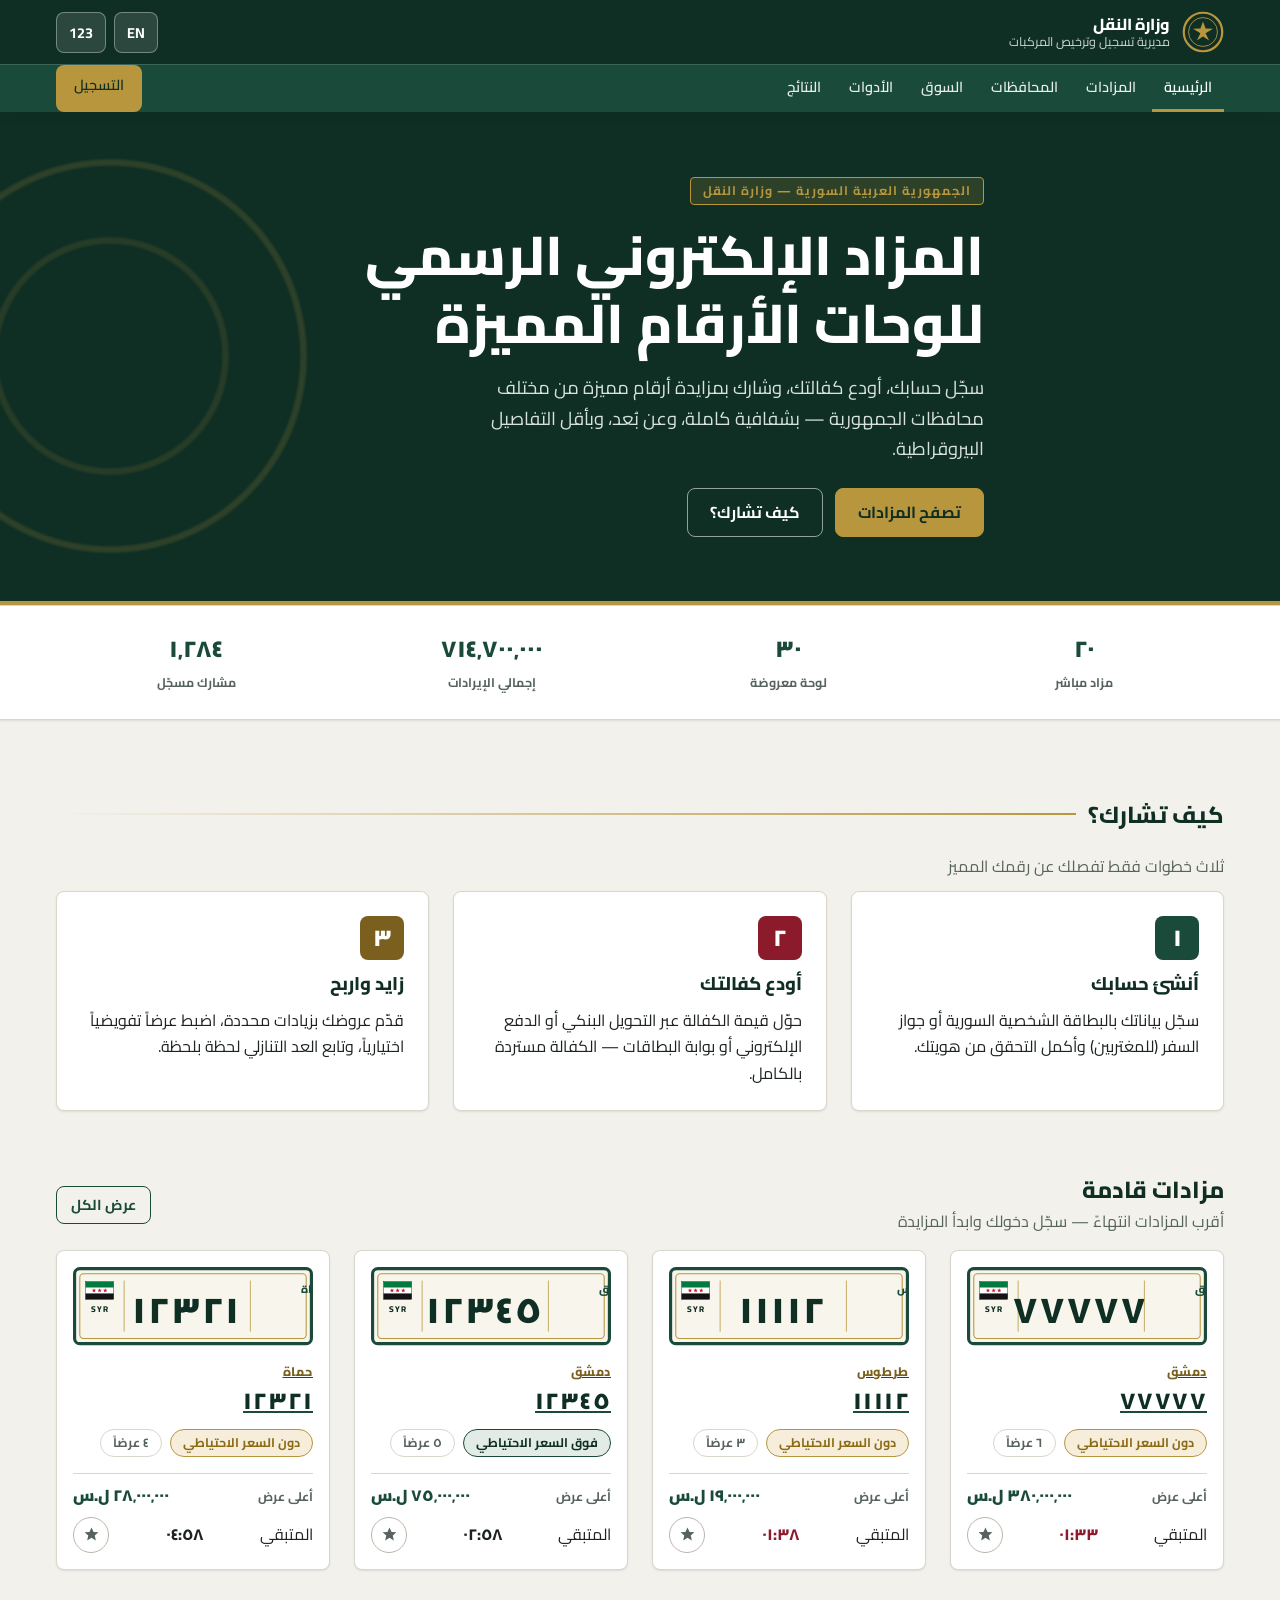
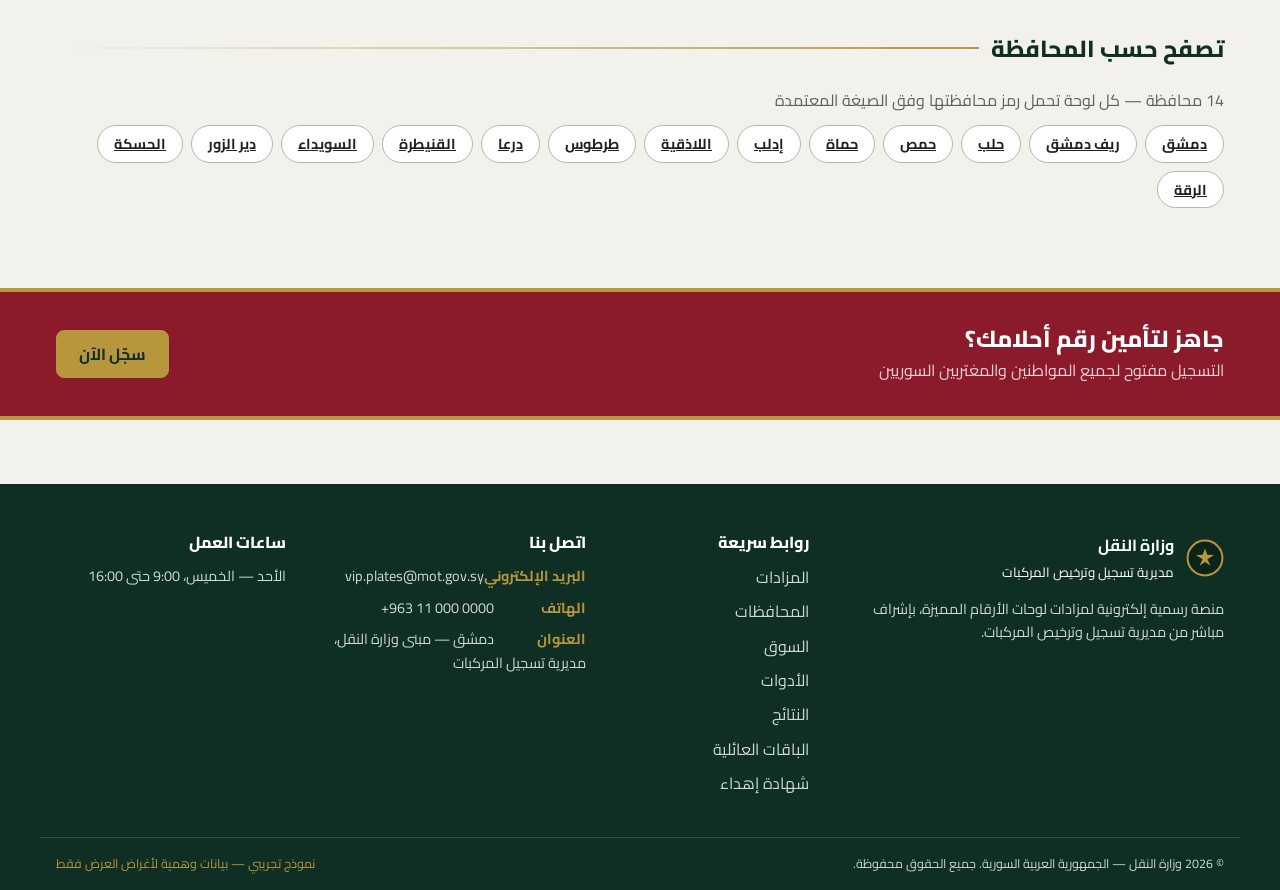
<file: index.html>
<!DOCTYPE html>
<html lang="ar" dir="rtl">
<head>
  <meta charset="UTF-8">
  <meta name="viewport" content="width=device-width, initial-scale=1.0">
  <title>المزاد الإلكتروني للوحات المميزة — وزارة النقل</title>
  <link rel="preconnect" href="https://fonts.googleapis.com">
  <link rel="preconnect" href="https://fonts.gstatic.com" crossorigin>
  <link href="https://fonts.googleapis.com/css2?family=Cairo:wght@400;500;600;700;800;900&display=swap" rel="stylesheet">
  <link rel="stylesheet" href="css/tokens.css">
  <link rel="stylesheet" href="css/app.css">
</head>
<body data-page="home">

<div id="hdr"></div>

<main>
  <!-- Banner: shared ComfyUI asset (assets/img/banner-16x9.jpg) absent in this
       lane's repo, so CSS fallback is used per spec (see .hero in app.css). -->
  <section class="hero">
    <div class="container hero-inner">
      <span class="eyebrow" data-i18n="hero.eyebrow">الجمهورية العربية السورية — وزارة النقل</span>
      <h1 data-i18n="hero.title">المزاد الإلكتروني الرسمي للوحات الأرقام المميزة</h1>
      <p class="lead" data-i18n="hero.lead">سجّل حسابك، أودع كفالتك، وشارك بمزايدة أرقام مميزة من مختلف محافظات الجمهورية — بشفافية كاملة، وعن بُعد.</p>
      <div class="hero-ctas">
        <a class="btn btn-gold" href="auctions.html" data-i18n="hero.cta.auctions">تصفح المزادات</a>
        <a class="btn btn-outline" style="color:#fff;border-color:rgba(255,255,255,.55)" href="#steps" data-i18n="hero.cta.how">كيف تشارك؟</a>
      </div>
    </div>
  </section>

  <!-- Live stats bar -->
  <section class="stats-bar" aria-label="stats">
    <div class="container">
      <div class="stat"><span class="stat-num" id="stat-auctions">0</span><span class="stat-lbl" data-i18n="stats.auctions">مزاد مباشر</span></div>
      <div class="stat"><span class="stat-num" id="stat-plates">0</span><span class="stat-lbl" data-i18n="stats.plates">لوحة معروضة</span></div>
      <div class="stat"><span class="stat-num" id="stat-raised">0</span><span class="stat-lbl" data-i18n="stats.raised">إجمالي الإيرادات</span></div>
      <div class="stat"><span class="stat-num" id="stat-users">0</span><span class="stat-lbl" data-i18n="stats.users">مشارك مسجّل</span></div>
    </div>
  </section>

  <div class="container page">
    <!-- 3-step guide -->
    <section id="steps" class="section" style="margin-top:var(--sp-7)">
      <h2 class="section-title" data-i18n="steps.title">كيف تشارك؟</h2>
      <p class="lead text-muted" data-i18n="steps.sub">ثلاث خطوات فقط تفصلك عن رقمك المميز</p>
      <div class="grid grid-3">
        <div class="card step-card">
          <div class="step-num" data-num="1">1</div>
          <h3 data-i18n="steps.s1.t">أنشئ حسابك</h3>
          <p class="mb-0" data-i18n="steps.s1.d">سجّل بياناتك بالبطاقة الشخصية السورية أو جواز السفر وأكمل التحقق من هويتك.</p>
        </div>
        <div class="card step-card">
          <div class="step-num" data-num="2">2</div>
          <h3 data-i18n="steps.s2.t">أودع كفالتك</h3>
          <p class="mb-0" data-i18n="steps.s2.d">حوّل قيمة الكفالة عبر التحويل البنكي أو الدفع الإلكتروني أو بوابة البطاقات — الكفالة مستردة بالكامل.</p>
        </div>
        <div class="card step-card">
          <div class="step-num" data-num="3">3</div>
          <h3 data-i18n="steps.s3.t">زايد واربح</h3>
          <p class="mb-0" data-i18n="steps.s3.d">قدّم عروضك بزيادات محددة، اضبط عرضاً تفويضياً اختيارياً، وتابع العد التنازلي لحظة بلحظة.</p>
        </div>
      </div>
    </section>

    <!-- Upcoming auctions strip -->
    <section class="section">
      <div class="flex-between" style="margin-bottom:var(--sp-4)">
        <div>
          <h2 style="margin:0" data-i18n="upcoming.title">مزادات قادمة</h2>
          <p class="text-muted" style="margin:4px 0 0" data-i18n="upcoming.sub">أقرب المزادات انتهاءً</p>
        </div>
        <a class="btn btn-outline btn-sm" href="auctions.html" data-i18n="view.all">عرض الكل</a>
      </div>
      <div class="grid grid-4" id="upcoming-grid" aria-live="polite"></div>
    </section>

    <!-- Governorates strip -->
    <section class="section">
      <h2 class="section-title" data-i18n="govs.title">تصفح حسب المحافظة</h2>
      <p class="lead text-muted" data-i18n="govs.sub">14 محافظة</p>
      <div class="chip-row" id="gov-chips"></div>
    </section>
  </div>

  <!-- CTA band -->
  <section class="cta-band">
    <div class="container">
      <div>
        <h2 data-i18n="cta.title">جاهز لتأمين رقم أحلامك؟</h2>
        <p data-i18n="cta.sub">التسجيل مفتوح لجميع المواطنين والمغتربين السوريين</p>
      </div>
      <a class="btn btn-gold" href="register.html" data-i18n="cta.btn">سجّل الآن</a>
    </div>
  </section>
</main>

<div id="ftr"></div>

<div id="toast-root"></div>

<script src="js/i18n.js"></script>
<script src="js/data.js"></script>
<script src="js/components.js"></script>
<script src="js/app.js"></script>
<script src="js/pages/landing.js"></script>
</body>
</html>
</file>
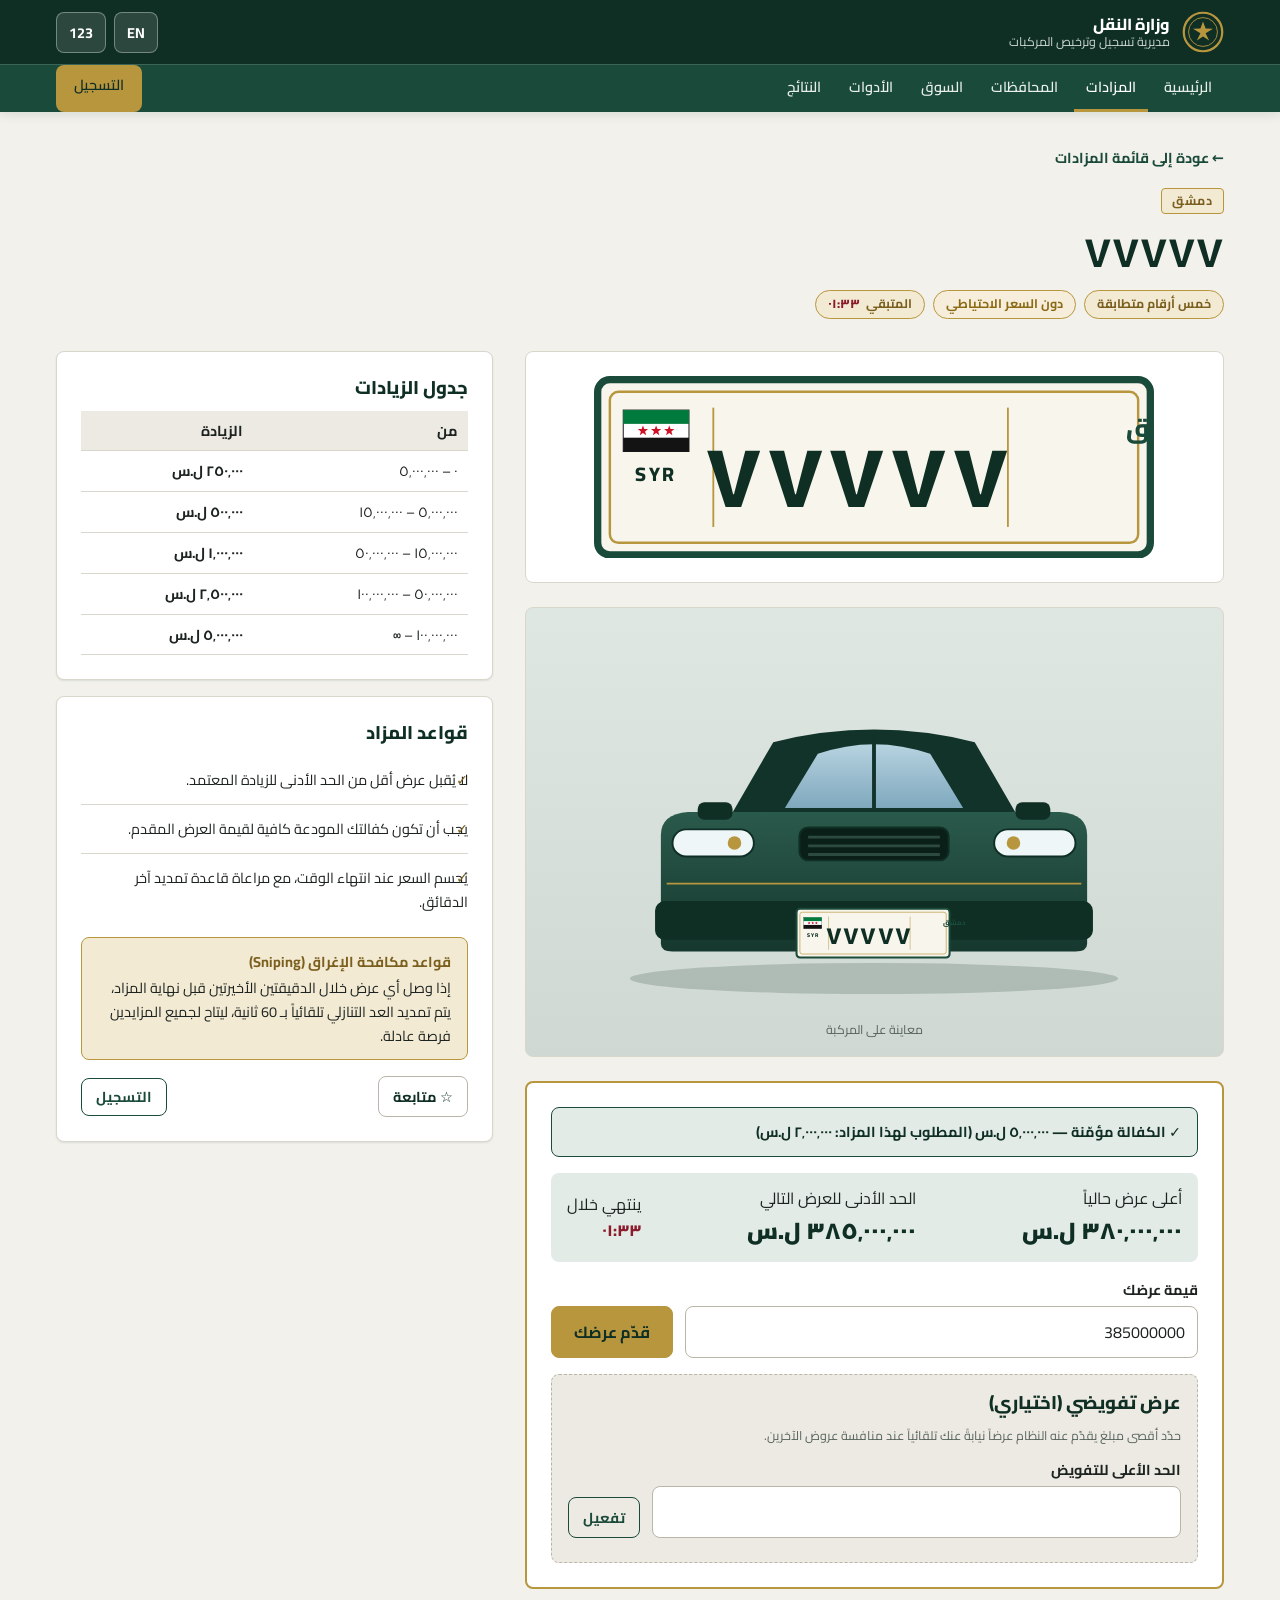
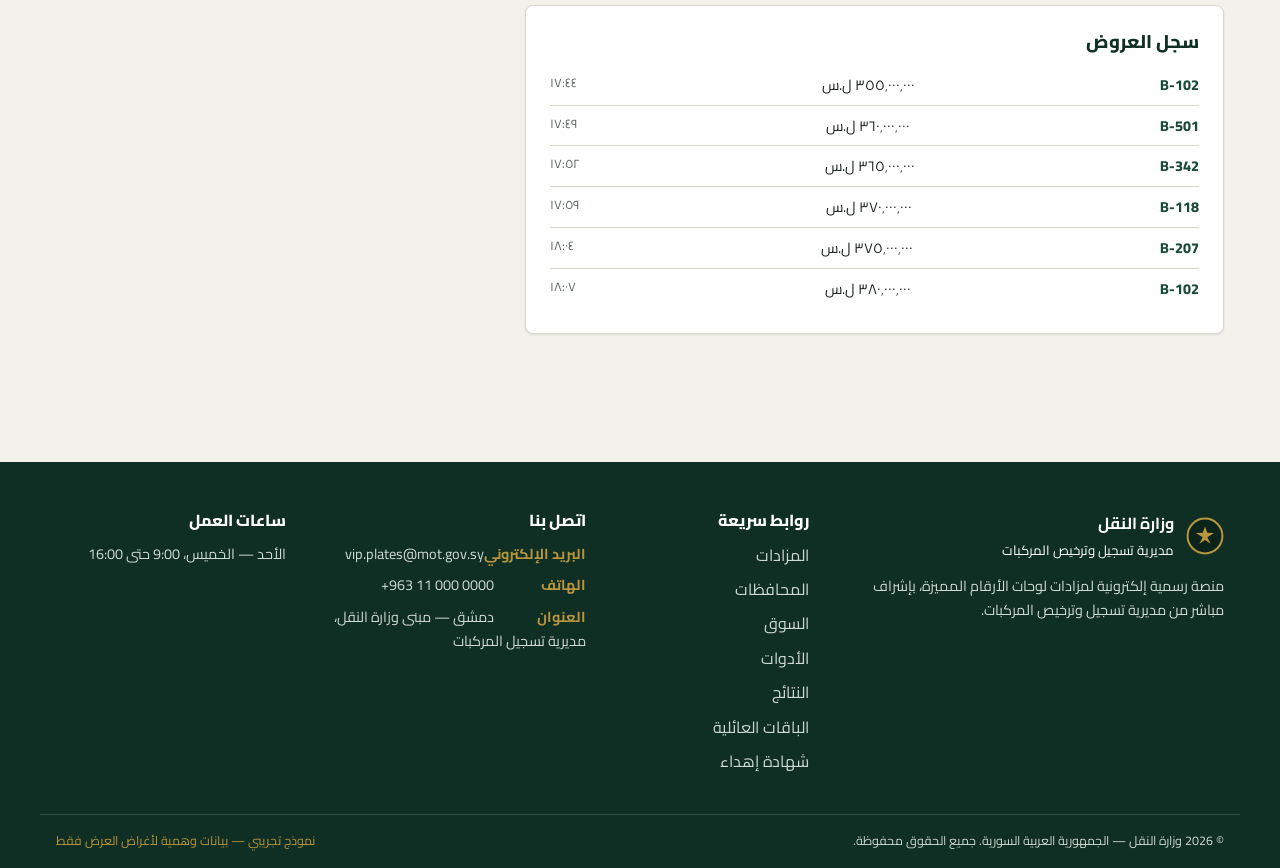
<file: auction.html>
<!DOCTYPE html>
<html lang="ar" dir="rtl">
<head>
  <meta charset="UTF-8">
  <meta name="viewport" content="width=device-width, initial-scale=1.0">
  <title>تفاصيل المزاد — وزارة النقل</title>
  <link rel="preconnect" href="https://fonts.googleapis.com">
  <link rel="preconnect" href="https://fonts.gstatic.com" crossorigin>
  <link href="https://fonts.googleapis.com/css2?family=Cairo:wght@400;500;600;700;800;900&display=swap" rel="stylesheet">
  <link rel="stylesheet" href="css/tokens.css">
  <link rel="stylesheet" href="css/app.css">
</head>
<body data-page="auctions">
<div id="hdr"></div>

<main class="container page">
  <div id="detail-root"></div>
</main>

<div id="ftr"></div>
<div id="toast-root"></div>

<script src="js/i18n.js"></script>
<script src="js/data.js"></script>
<script src="js/components.js"></script>
<script src="js/app.js"></script>
<script src="js/pages/auction.js"></script>
</body>
</html>
</file>
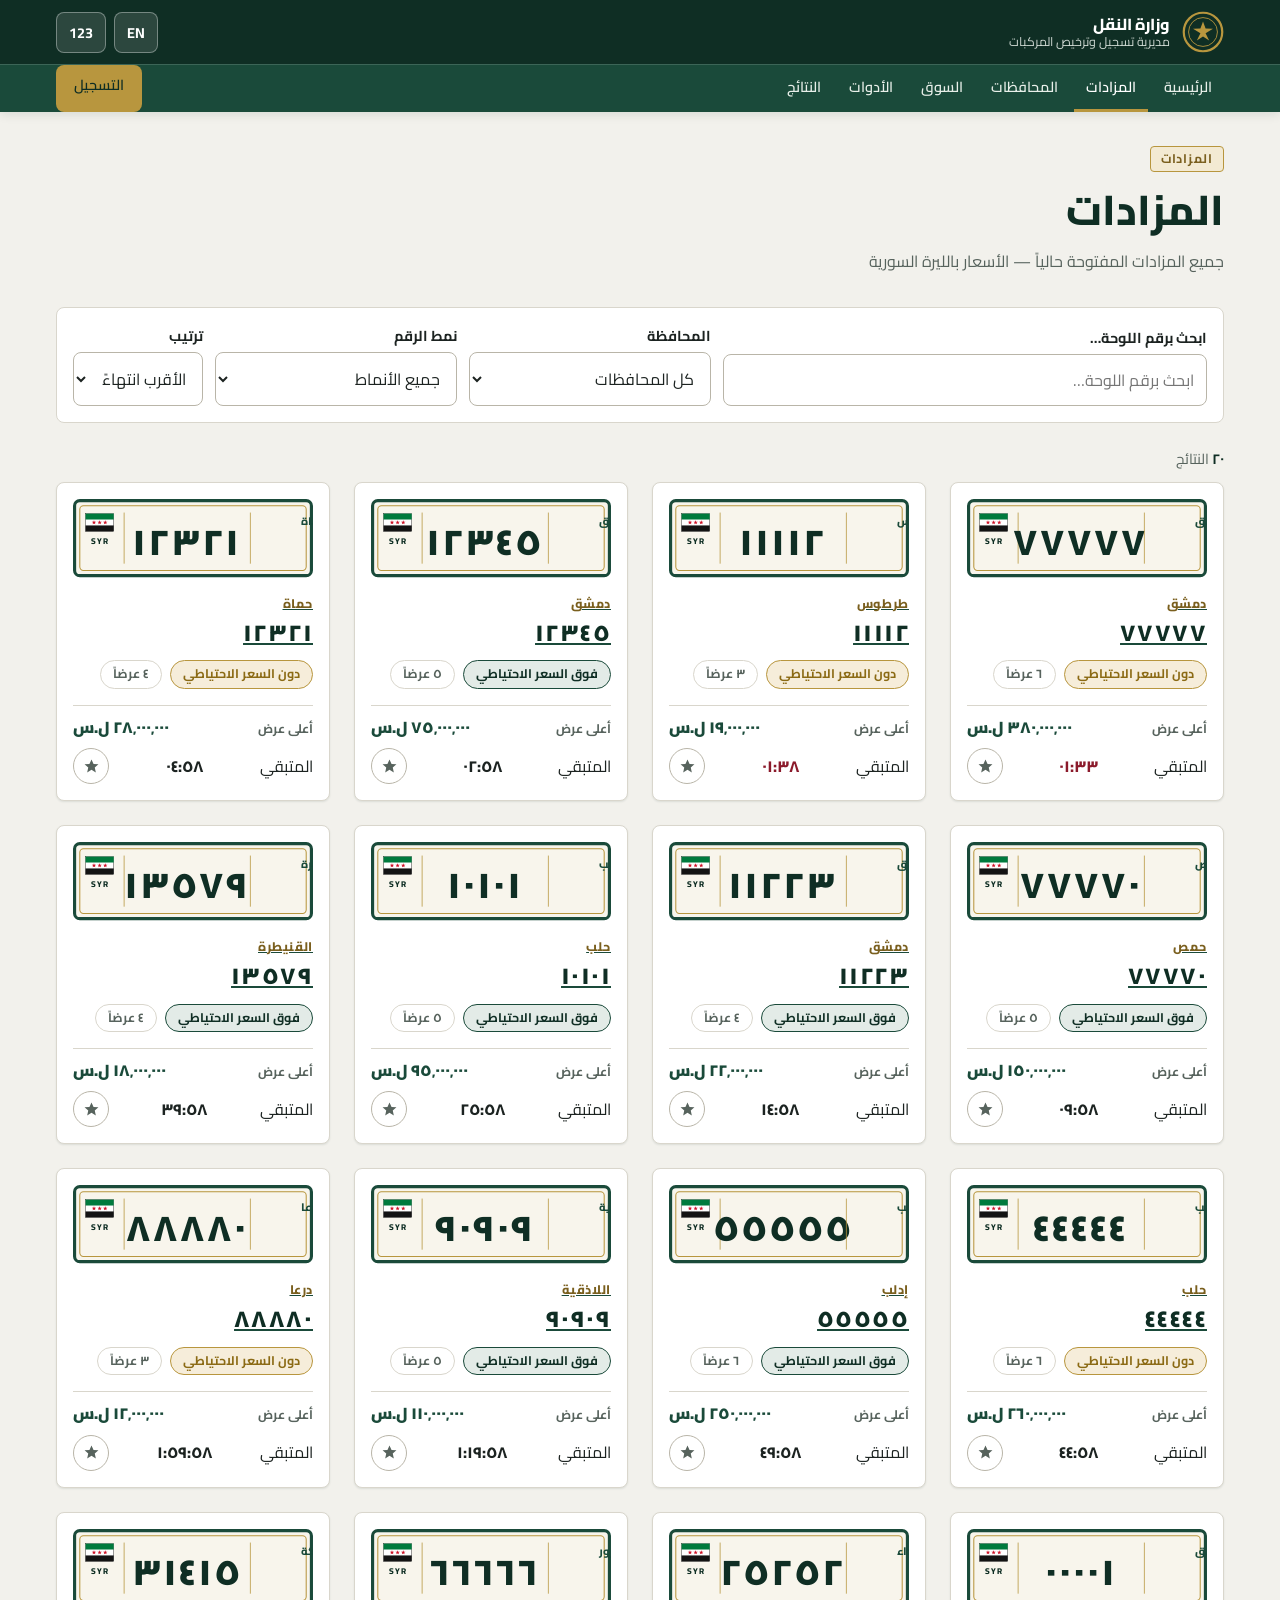
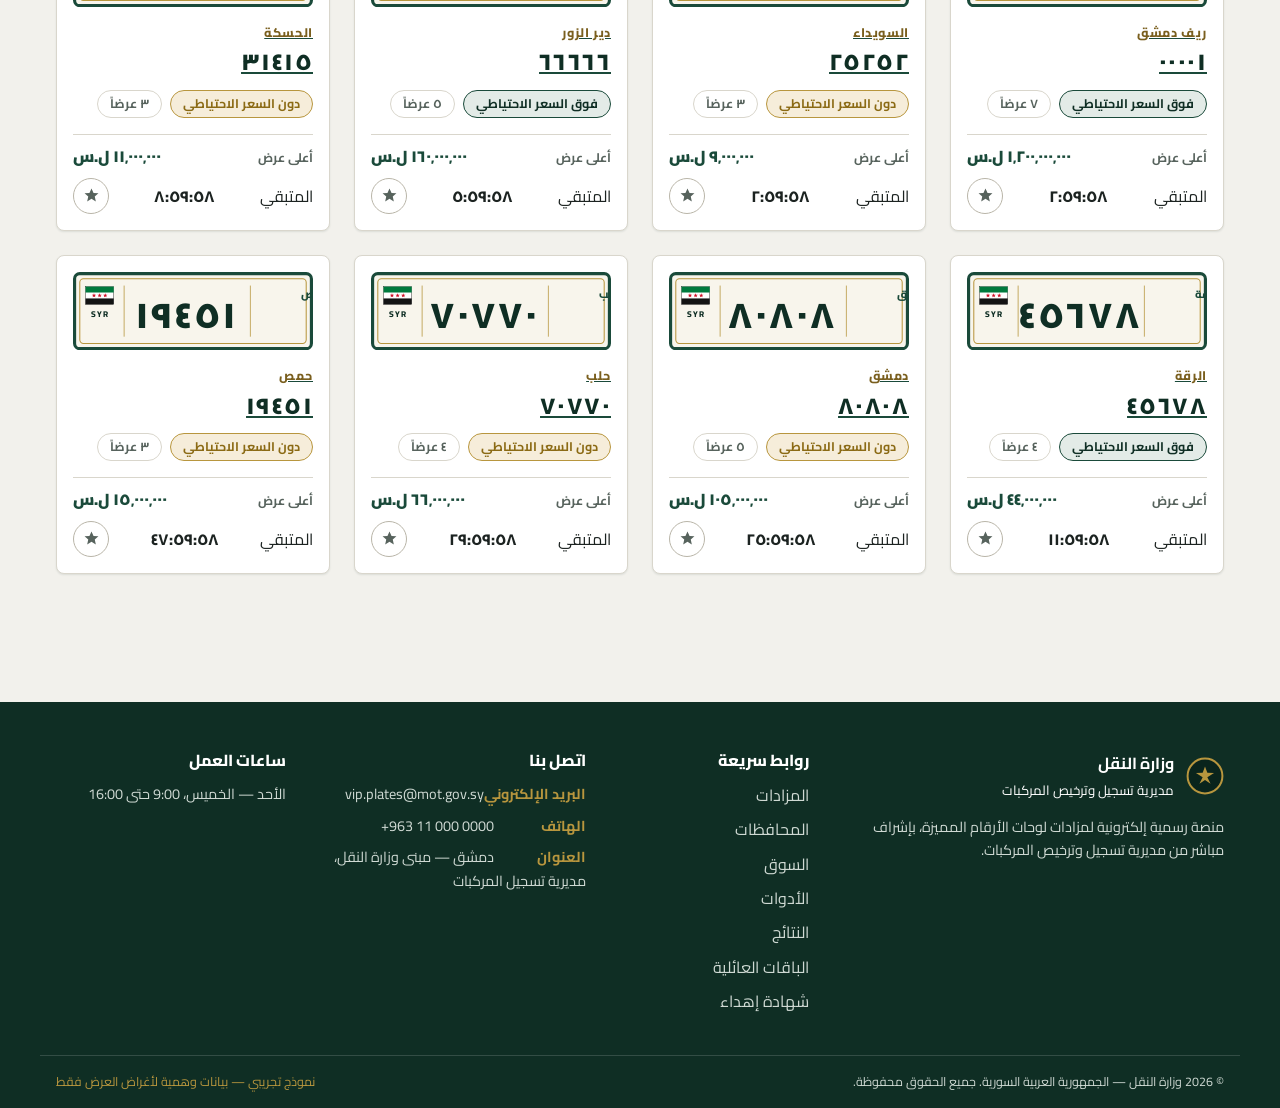
<file: auctions.html>
<!DOCTYPE html>
<html lang="ar" dir="rtl">
<head>
  <meta charset="UTF-8">
  <meta name="viewport" content="width=device-width, initial-scale=1.0">
  <title>المزادات — وزارة النقل</title>
  <link rel="preconnect" href="https://fonts.googleapis.com">
  <link rel="preconnect" href="https://fonts.gstatic.com" crossorigin>
  <link href="https://fonts.googleapis.com/css2?family=Cairo:wght@400;500;600;700;800;900&display=swap" rel="stylesheet">
  <link rel="stylesheet" href="css/tokens.css">
  <link rel="stylesheet" href="css/app.css">
</head>
<body data-page="auctions">
<div id="hdr"></div>

<main class="container page">
  <div class="page-head">
    <span class="eyebrow" data-i18n="nav.auctions">المزادات</span>
    <h1 data-i18n="auctions.title">المزادات</h1>
    <p class="lead" data-i18n="auctions.sub">جميع المزادات المفتوحة حالياً — الأسعار بالليرة السورية</p>
  </div>

  <div class="filter-bar">
    <div class="field">
      <label for="f-search" data-i18n="common.search.ph">ابحث برقم اللوحة…</label>
      <input class="input" id="f-search" type="search" data-i18n-ph="common.search.ph" placeholder="ابحث برقم اللوحة…">
    </div>
    <div class="field">
      <label for="f-gov" data-i18n="auctions.filter.gov">المحافظة</label>
      <select class="input" id="f-gov"><option value="">—</option></select>
    </div>
    <div class="field">
      <label for="f-pattern" data-i18n="auctions.filter.pattern">نمط الرقم</label>
      <select class="input" id="f-pattern">
        <option value="all" data-i18n="pat.all">جميع الأنماط</option>
        <option value="same5" data-i18n="pat.same5">خمس أرقام متطابقة</option>
        <option value="repeat" data-i18n="pat.repeat">تكرار (مثنى)</option>
        <option value="palindrome" data-i18n="pat.palindrome">متناظر (خزاعي)</option>
        <option value="sequence" data-i18n="pat.sequence">تتالي</option>
        <option value="triple" data-i18n="pat.triple">ثلاثي</option>
        <option value="lucky7" data-i18n="pat.lucky7">سبعة محظوظ</option>
      </select>
    </div>
    <div class="field">
      <label for="f-sort" data-i18n="auctions.filter.sort">ترتيب</label>
      <select class="input" id="f-sort">
        <option value="ending" data-i18n="sort.ending">الأقرب انتهاءً</option>
        <option value="highest" data-i18n="sort.highest">الأعلى سعراً</option>
        <option value="lowest" data-i18n="sort.lowest">الأقل سعراً</option>
      </select>
    </div>
  </div>

  <p class="filter-count" id="f-count" aria-live="polite"></p>
  <div class="grid grid-4" id="auctions-grid" aria-live="polite"></div>
  <div class="empty" id="f-empty" style="display:none" data-i18n="common.empty">لا توجد نتائج مطابقة.</div>
</main>

<div id="ftr"></div>
<div id="toast-root"></div>

<script src="js/i18n.js"></script>
<script src="js/data.js"></script>
<script src="js/components.js"></script>
<script src="js/app.js"></script>
<script src="js/pages/auctions.js"></script>
</body>
</html>
</file>
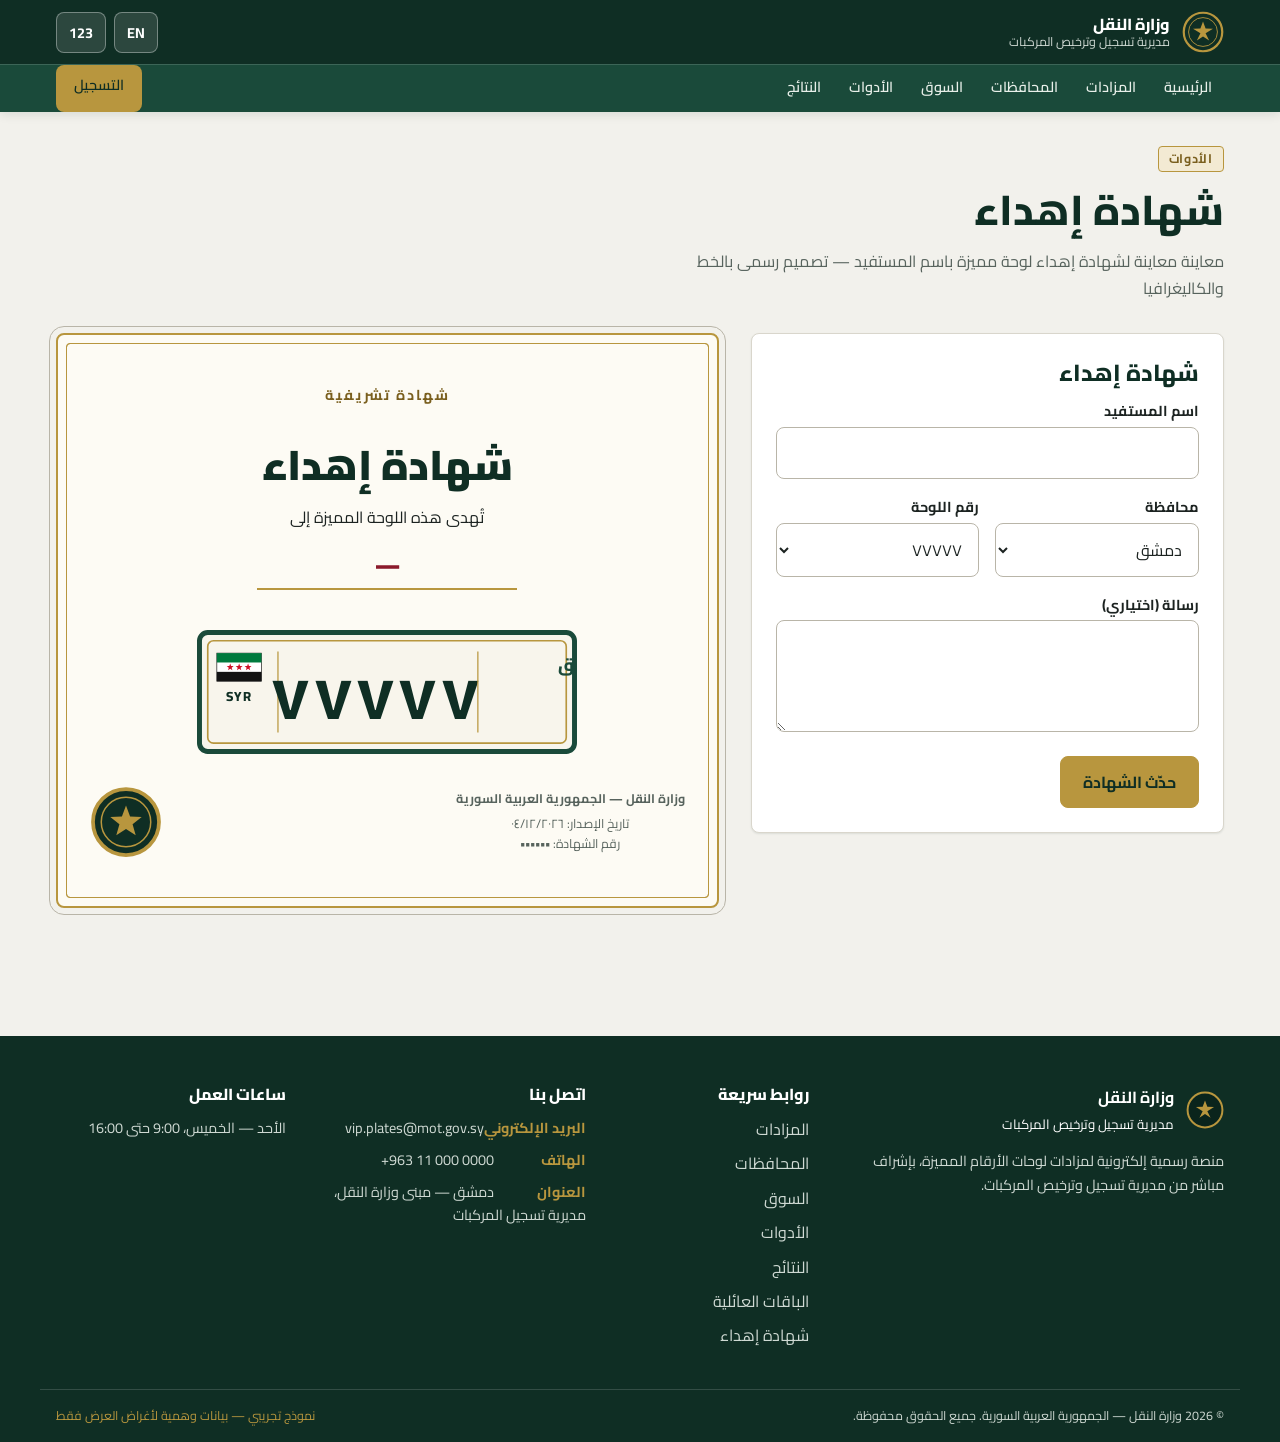
<file: gift.html>
<!DOCTYPE html>
<html lang="ar" dir="rtl">
<head>
  <meta charset="UTF-8">
  <meta name="viewport" content="width=device-width, initial-scale=1.0">
  <title>شهادة إهداء — وزارة النقل</title>
  <link rel="preconnect" href="https://fonts.googleapis.com">
  <link rel="preconnect" href="https://fonts.gstatic.com" crossorigin>
  <link href="https://fonts.googleapis.com/css2?family=Cairo:wght@400;600;700;800;900&display=swap" rel="stylesheet">
  <link rel="stylesheet" href="css/tokens.css">
  <link rel="stylesheet" href="css/app.css">
</head>
<body data-page="gift">
<div id="hdr"></div>

<main class="container page">
  <div class="page-head">
    <span class="eyebrow" data-i18n="nav.tools">الأدوات</span>
    <h1 data-i18n="gift.title">شهادة إهداء</h1>
    <p class="lead" data-i18n="gift.sub">معاينة حية لشهادة إهداء لوحة مميزة باسم المستفيد</p>
  </div>

  <div class="gift-grid">
    <div class="card card-pad">
      <h2 data-i18n="gift.title">شهادة إهداء</h2>
      <div class="field">
        <label for="gift-name" data-i18n="gift.recipient">اسم المستفيد</label>
        <input class="input" id="gift-name" autocomplete="off">
      </div>
      <div class="form-row">
        <div class="field">
          <label for="gift-gov" data-i18n="cert.gov">المحافظة</label>
          <select class="input" id="gift-gov"></select>
        </div>
        <div class="field">
          <label for="gift-plate" data-i18n="gift.plate">رقم اللوحة</label>
          <select class="input" id="gift-plate"></select>
        </div>
      </div>
      <div class="field">
        <label for="gift-msg" data-i18n="gift.message">رسالة (اختياري)</label>
        <textarea class="input" id="gift-msg" rows="3"></textarea>
      </div>
      <button class="btn btn-gold" id="gift-gen" type="button" data-i18n="gift.gen">حدّث الشهادة</button>
    </div>

    <div id="cert-root"></div>
  </div>
</main>

<div id="ftr"></div>
<div id="toast-root"></div>

<script src="js/i18n.js"></script>
<script src="js/data.js"></script>
<script src="js/components.js"></script>
<script src="js/app.js"></script>
<script src="js/pages/gift.js"></script>
</body>
</html>
</file>
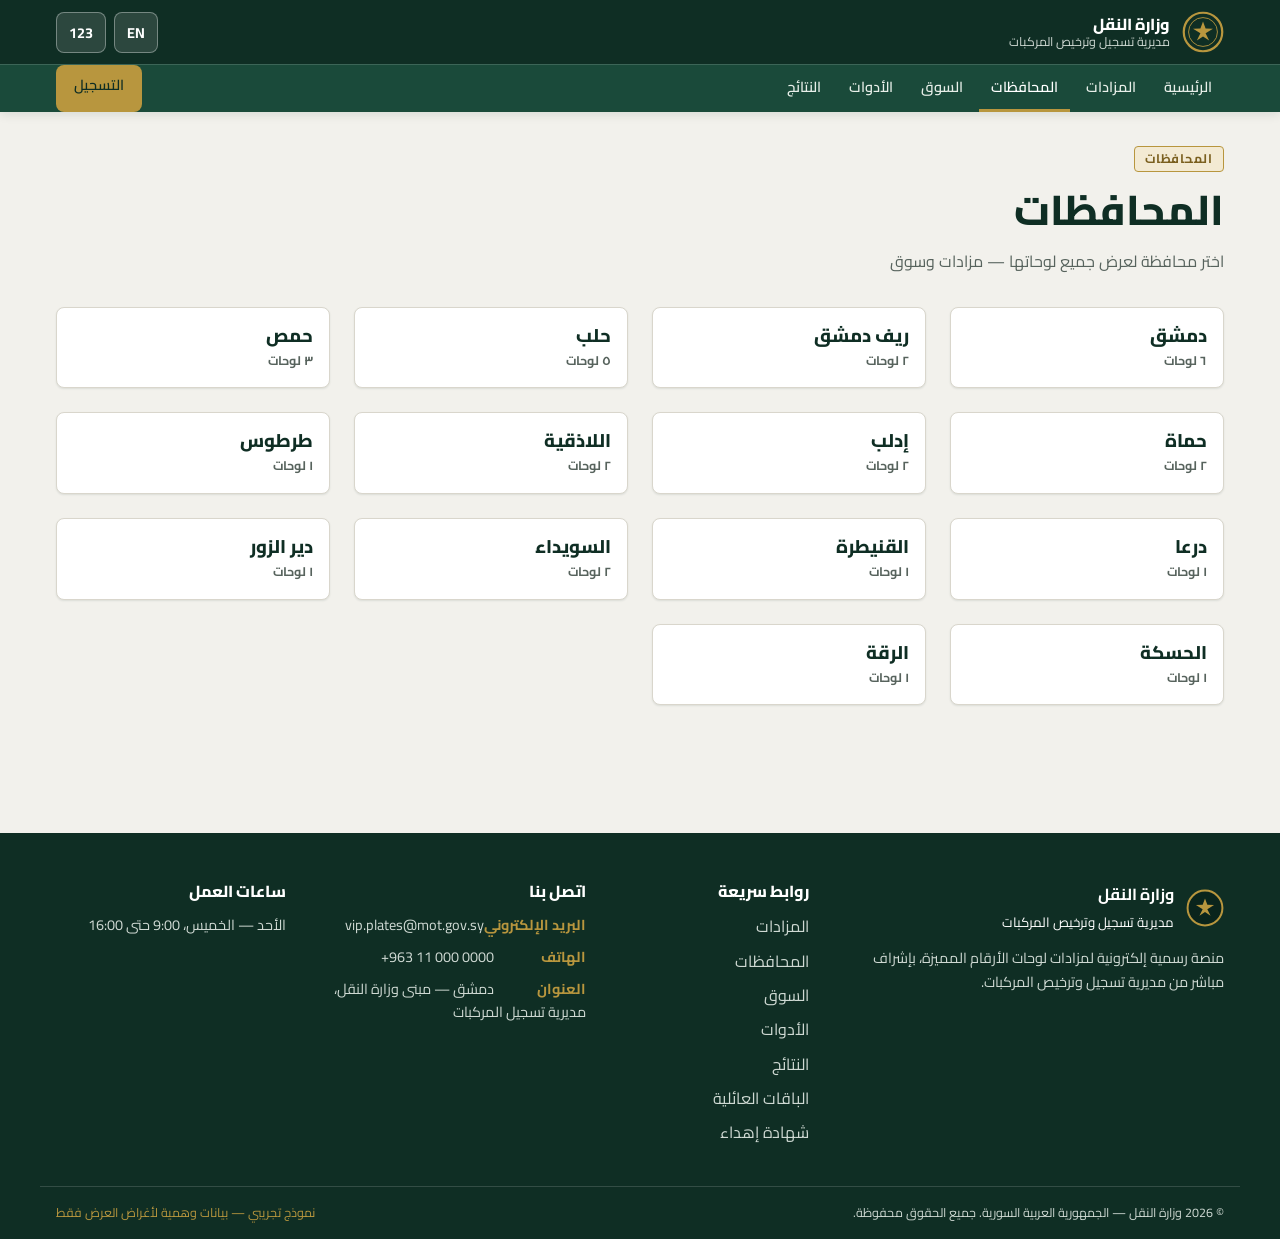
<file: governorate.html>
<!DOCTYPE html>
<html lang="ar" dir="rtl">
<head>
  <meta charset="UTF-8">
  <meta name="viewport" content="width=device-width, initial-scale=1.0">
  <title>المحافظات — وزارة النقل</title>
  <link rel="preconnect" href="https://fonts.googleapis.com">
  <link rel="preconnect" href="https://fonts.gstatic.com" crossorigin>
  <link href="https://fonts.googleapis.com/css2?family=Cairo:wght@400;600;700;800;900&display=swap" rel="stylesheet">
  <link rel="stylesheet" href="css/tokens.css">
  <link rel="stylesheet" href="css/app.css">
</head>
<body data-page="governorates">
<div id="hdr"></div>

<main class="container page">
  <div id="gov-root"></div>
</main>

<div id="ftr"></div>
<div id="toast-root"></div>

<script src="js/i18n.js"></script>
<script src="js/data.js"></script>
<script src="js/components.js"></script>
<script src="js/app.js"></script>
<script src="js/pages/governorate.js"></script>
</body>
</html>
</file>
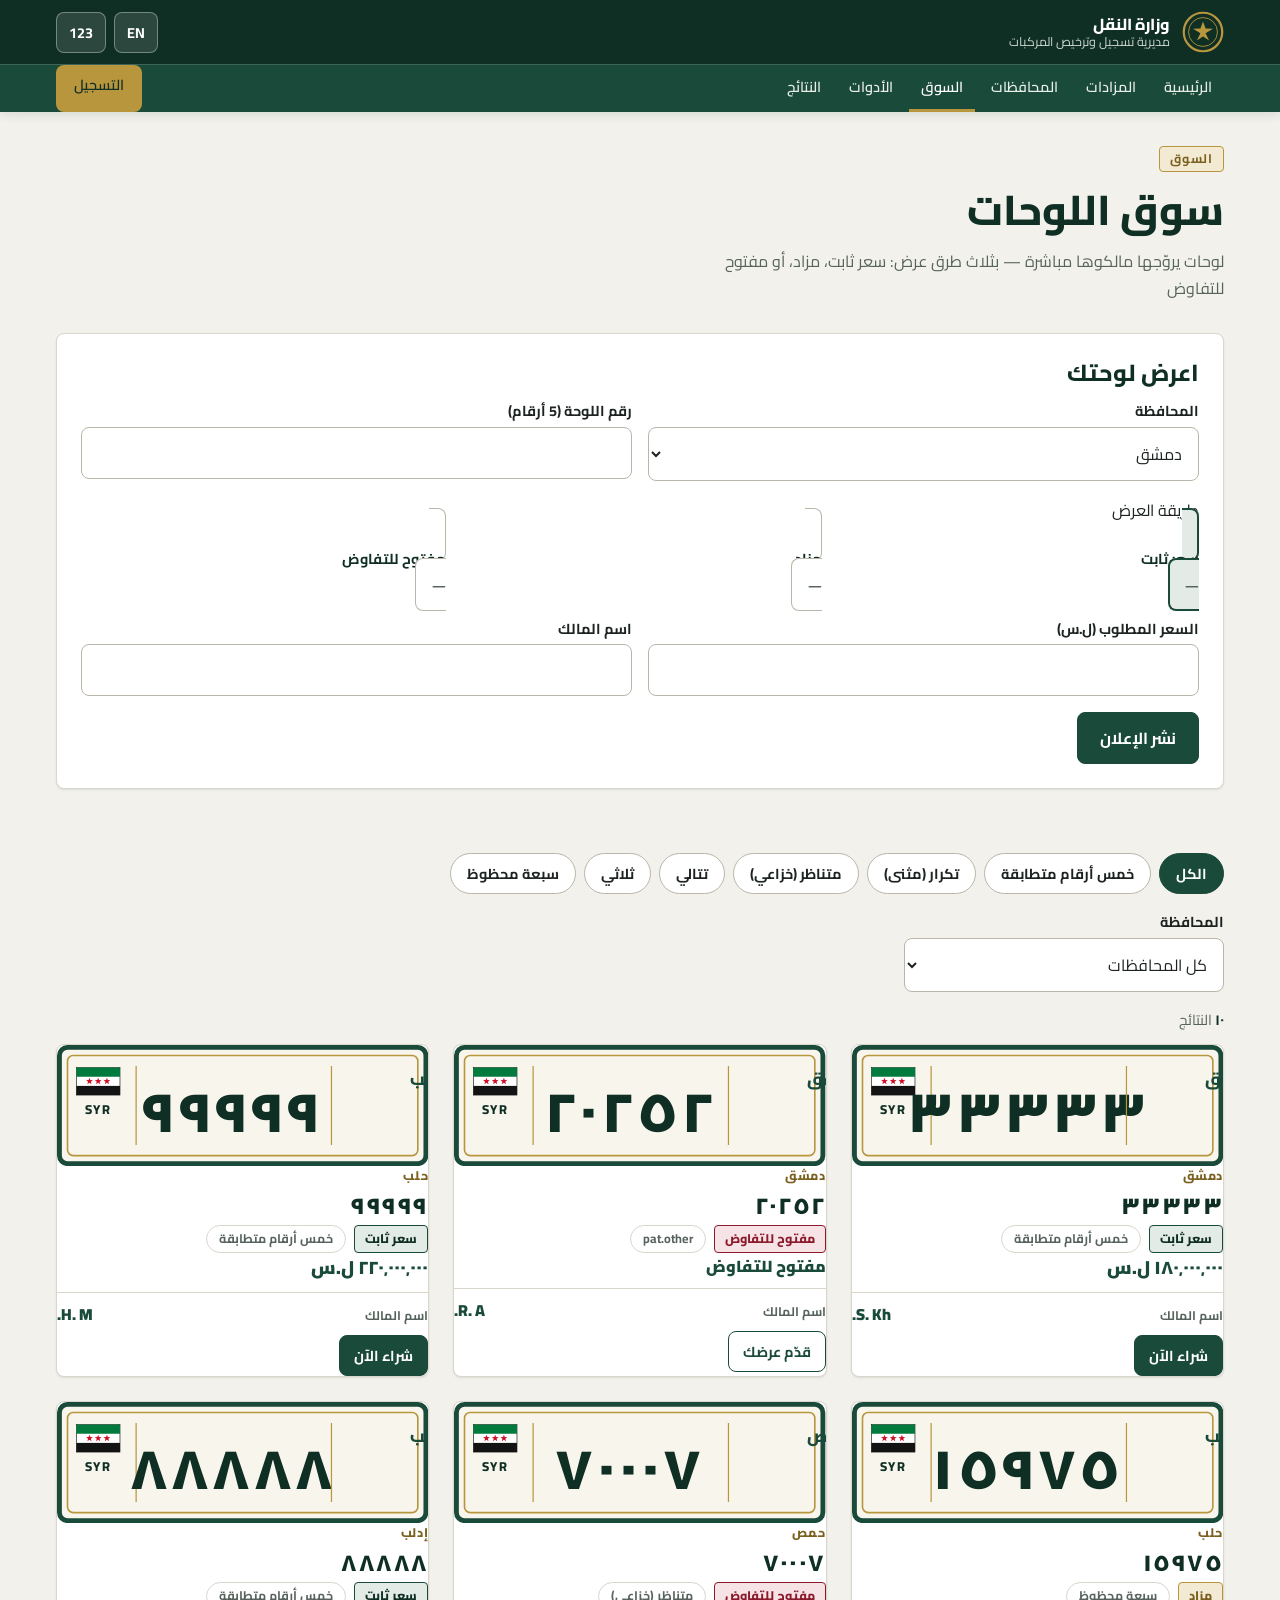
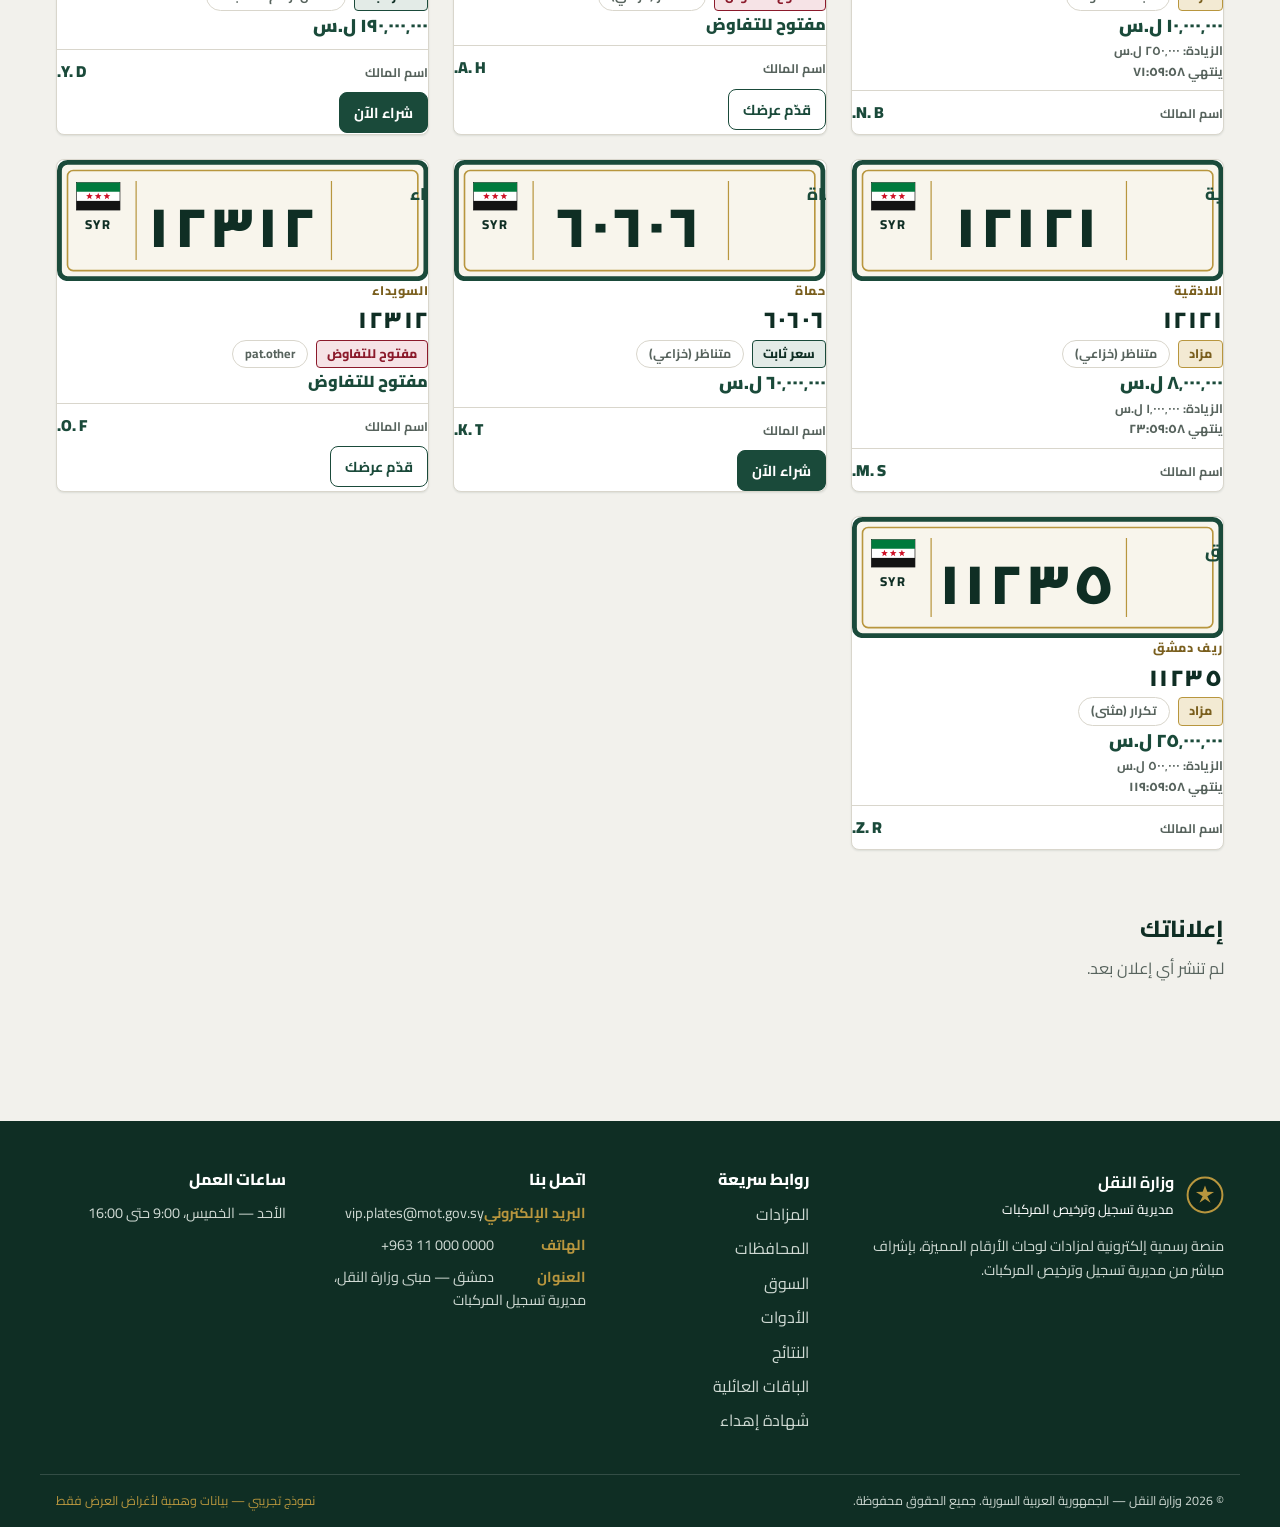
<file: marketplace.html>
<!DOCTYPE html>
<html lang="ar" dir="rtl">
<head>
  <meta charset="UTF-8">
  <meta name="viewport" content="width=device-width, initial-scale=1.0">
  <title>السوق — وزارة النقل</title>
  <link rel="preconnect" href="https://fonts.googleapis.com">
  <link rel="preconnect" href="https://fonts.gstatic.com" crossorigin>
  <link href="https://fonts.googleapis.com/css2?family=Cairo:wght@400;600;700;800;900&display=swap" rel="stylesheet">
  <link rel="stylesheet" href="css/tokens.css">
  <link rel="stylesheet" href="css/app.css">
</head>
<body data-page="marketplace">
<div id="hdr"></div>

<main class="container page">
  <div class="page-head">
    <span class="eyebrow" data-i18n="nav.marketplace">السوق</span>
    <h1 data-i18n="mkt.title">سوق اللوحات</h1>
    <p class="lead" data-i18n="mkt.sub">لوحات يروّجها مالكوها مباشرة — بثلاث طرق عرض</p>
  </div>

  <!-- List a plate -->
  <div class="card card-pad" id="list-panel">
    <h2 data-i18n="mkt.list">اعرض لوحتك</h2>
    <form id="publish-form" novalidate>
      <div class="form-row">
        <div class="field">
          <label for="l-gov" data-i18n="mkt.form.gov">المحافظة</label>
          <select class="input" id="l-gov"></select>
        </div>
        <div class="field">
          <label for="l-num" data-i18n="mkt.form.number">رقم اللوحة (5 أرقام)</label>
          <input class="input" id="l-num" inputmode="numeric" maxlength="5" autocomplete="off">
        </div>
      </div>
      <div class="field">
        <span data-i18n="mkt.form.mode">طريقة العرض</span>
        <div class="radio-cards">
          <label class="radio-card"><input type="radio" name="l-mode" value="fixed" checked>
            <span class="rc-box"><strong data-i18n="mode.fixed">سعر ثابت</strong><small>—</small></span></label>
          <label class="radio-card"><input type="radio" name="l-mode" value="auction">
            <span class="rc-box"><strong data-i18n="mode.auction">مزاد</strong><small>—</small></span></label>
          <label class="radio-card"><input type="radio" name="l-mode" value="offer">
            <span class="rc-box"><strong data-i18n="mode.offer">مفتوح للتفاوض</strong><small>—</small></span></label>
        </div>
      </div>
      <div class="form-row">
        <div class="field" data-mode="fixed auction">
          <label for="l-price" data-i18n="mkt.form.price">السعر المطلوب (ل.س)</label>
          <input class="input" id="l-price" inputmode="numeric" autocomplete="off">
        </div>
        <div class="field" id="f-end" data-mode="auction" style="display:none">
          <label for="l-end" data-i18n="mkt.form.end">تاريخ انتهاء المزاد</label>
          <input class="input" id="l-end" type="date">
        </div>
        <div class="field" id="f-inc" data-mode="auction" style="display:none">
          <label for="l-increment" data-i18n="mkt.form.increment">الحد الأدنى للزيادة (ل.س)</label>
          <input class="input" id="l-increment" inputmode="numeric" autocomplete="off">
        </div>
        <div class="field">
          <label for="l-seller" data-i18n="mkt.form.seller">اسم المالك</label>
          <input class="input" id="l-seller" autocomplete="off">
        </div>
      </div>
      <div class="reg-err" id="mkt-err" style="display:none;color:var(--c-maroon);font-weight:700;font-size:var(--fs-sm)"></div>
      <button class="btn btn-primary" id="btn-publish" type="submit" data-i18n="mkt.form.submit">نشر الإعلان</button>
    </form>
  </div>

  <!-- Filters -->
  <div class="section">
    <div class="chip-row" id="mkt-pats">
      <button class="filter-chip" type="button" data-pat="all" aria-pressed="true" data-i18n="common.all">الكل</button>
      <button class="filter-chip" type="button" data-pat="same5" aria-pressed="false" data-i18n="pat.same5">خمس أرقام متطابقة</button>
      <button class="filter-chip" type="button" data-pat="repeat" aria-pressed="false" data-i18n="pat.repeat">تكرار</button>
      <button class="filter-chip" type="button" data-pat="palindrome" aria-pressed="false" data-i18n="pat.palindrome">متناظر</button>
      <button class="filter-chip" type="button" data-pat="sequence" aria-pressed="false" data-i18n="pat.sequence">تتالي</button>
      <button class="filter-chip" type="button" data-pat="triple" aria-pressed="false" data-i18n="pat.triple">ثلاثي</button>
      <button class="filter-chip" type="button" data-pat="lucky7" aria-pressed="false" data-i18n="pat.lucky7">سبعة محظوظ</button>
    </div>
    <div class="field" style="max-width:320px">
      <label for="m-gov" data-i18n="mkt.form.gov">المحافظة</label>
      <select class="input" id="m-gov"></select>
    </div>
    <p class="filter-count" id="m-count" aria-live="polite" style="margin-top:var(--sp-3)"></p>
    <div class="grid grid-3" id="mkt-grid" aria-live="polite"></div>
    <div class="empty" id="mkt-empty" style="display:none" data-i18n="common.empty">لا توجد نتائج مطابقة.</div>
  </div>

  <!-- Your listings -->
  <section class="section">
    <h2 data-i18n="mkt.your">إعلاناتك</h2>
    <div id="my-listings"></div>
  </section>
</main>

<div id="ftr"></div>
<div id="toast-root"></div>

<script src="js/i18n.js"></script>
<script src="js/data.js"></script>
<script src="js/components.js"></script>
<script src="js/app.js"></script>
<script src="js/pages/marketplace.js"></script>
</body>
</html>
</file>
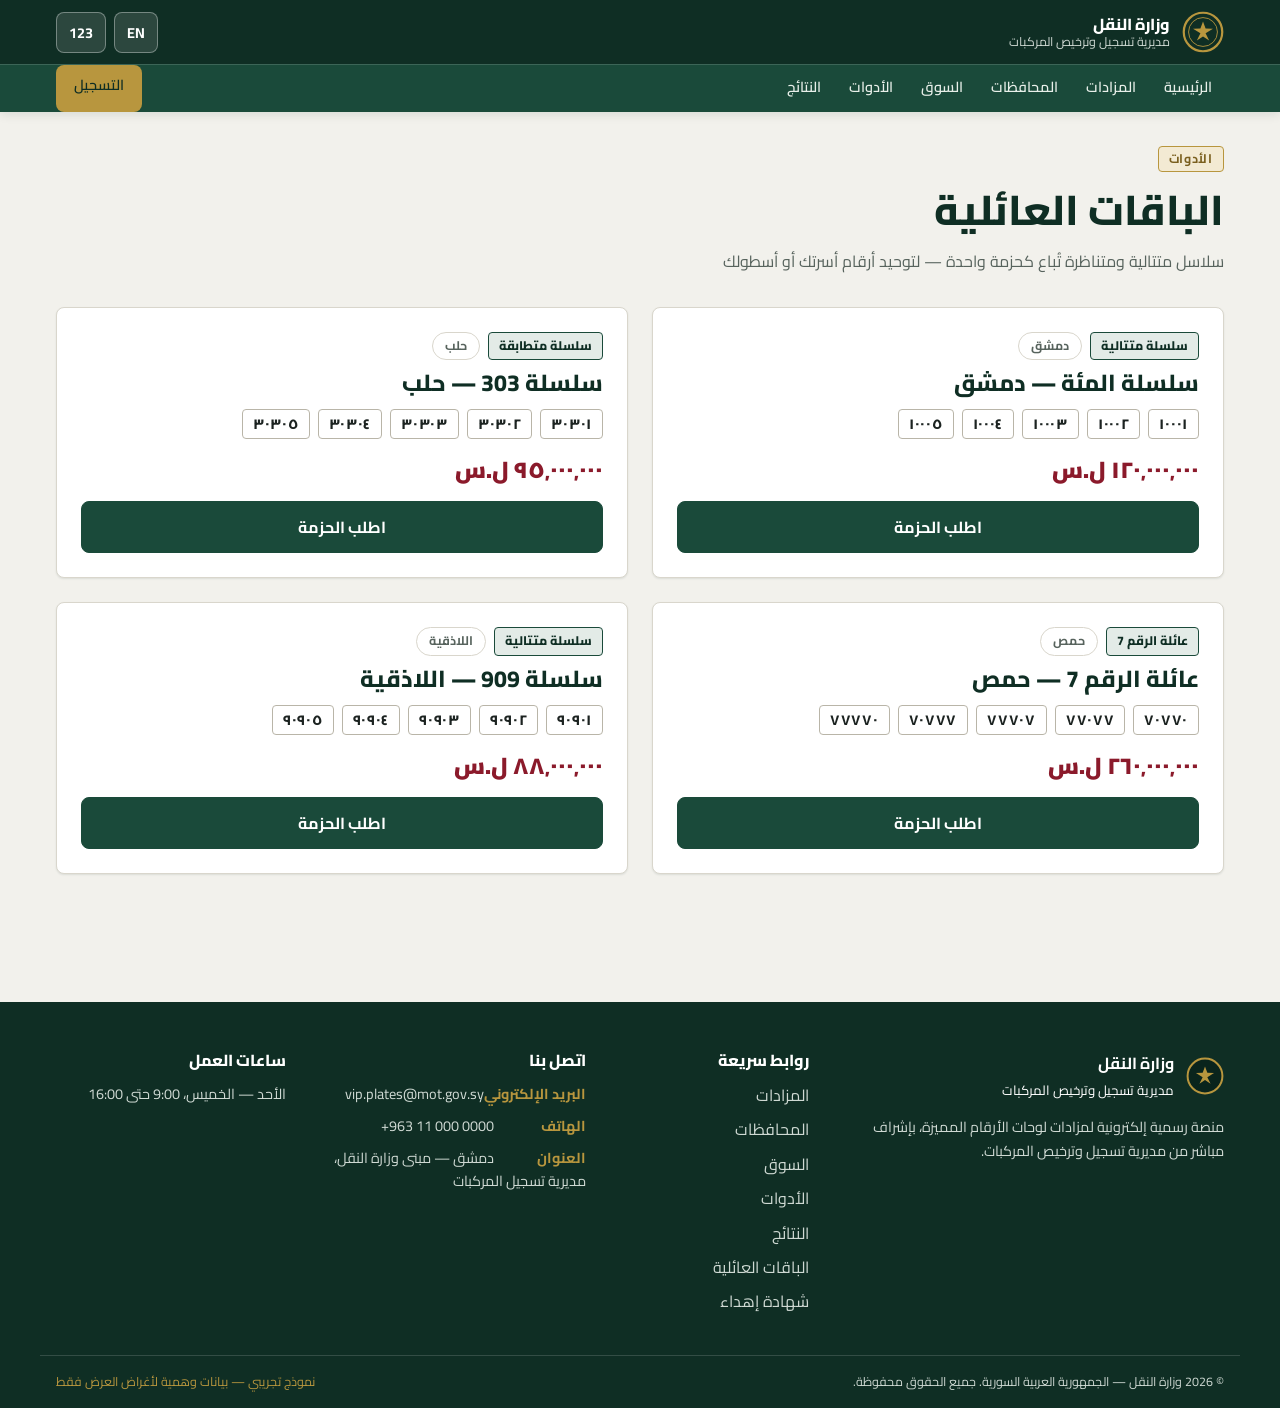
<file: packages.html>
<!DOCTYPE html>
<html lang="ar" dir="rtl">
<head>
  <meta charset="UTF-8">
  <meta name="viewport" content="width=device-width, initial-scale=1.0">
  <title>الباقات العائلية — وزارة النقل</title>
  <link rel="preconnect" href="https://fonts.googleapis.com">
  <link rel="preconnect" href="https://fonts.gstatic.com" crossorigin>
  <link href="https://fonts.googleapis.com/css2?family=Cairo:wght@400;600;700;800;900&display=swap" rel="stylesheet">
  <link rel="stylesheet" href="css/tokens.css">
  <link rel="stylesheet" href="css/app.css">
</head>
<body data-page="packages">
<div id="hdr"></div>

<main class="container page">
  <div class="page-head">
    <span class="eyebrow" data-i18n="nav.tools">الأدوات</span>
    <h1 data-i18n="pkg.title">الباقات العائلية</h1>
    <p class="lead" data-i18n="pkg.sub">سلاسل متتالية ومتناظرة تُباع كحزمة واحدة</p>
  </div>
  <div class="grid grid-2" id="pkg-grid"></div>
</main>

<div id="ftr"></div>
<div id="toast-root"></div>

<script src="js/i18n.js"></script>
<script src="js/data.js"></script>
<script src="js/components.js"></script>
<script src="js/app.js"></script>
<script src="js/pages/packages.js"></script>
</body>
</html>
</file>
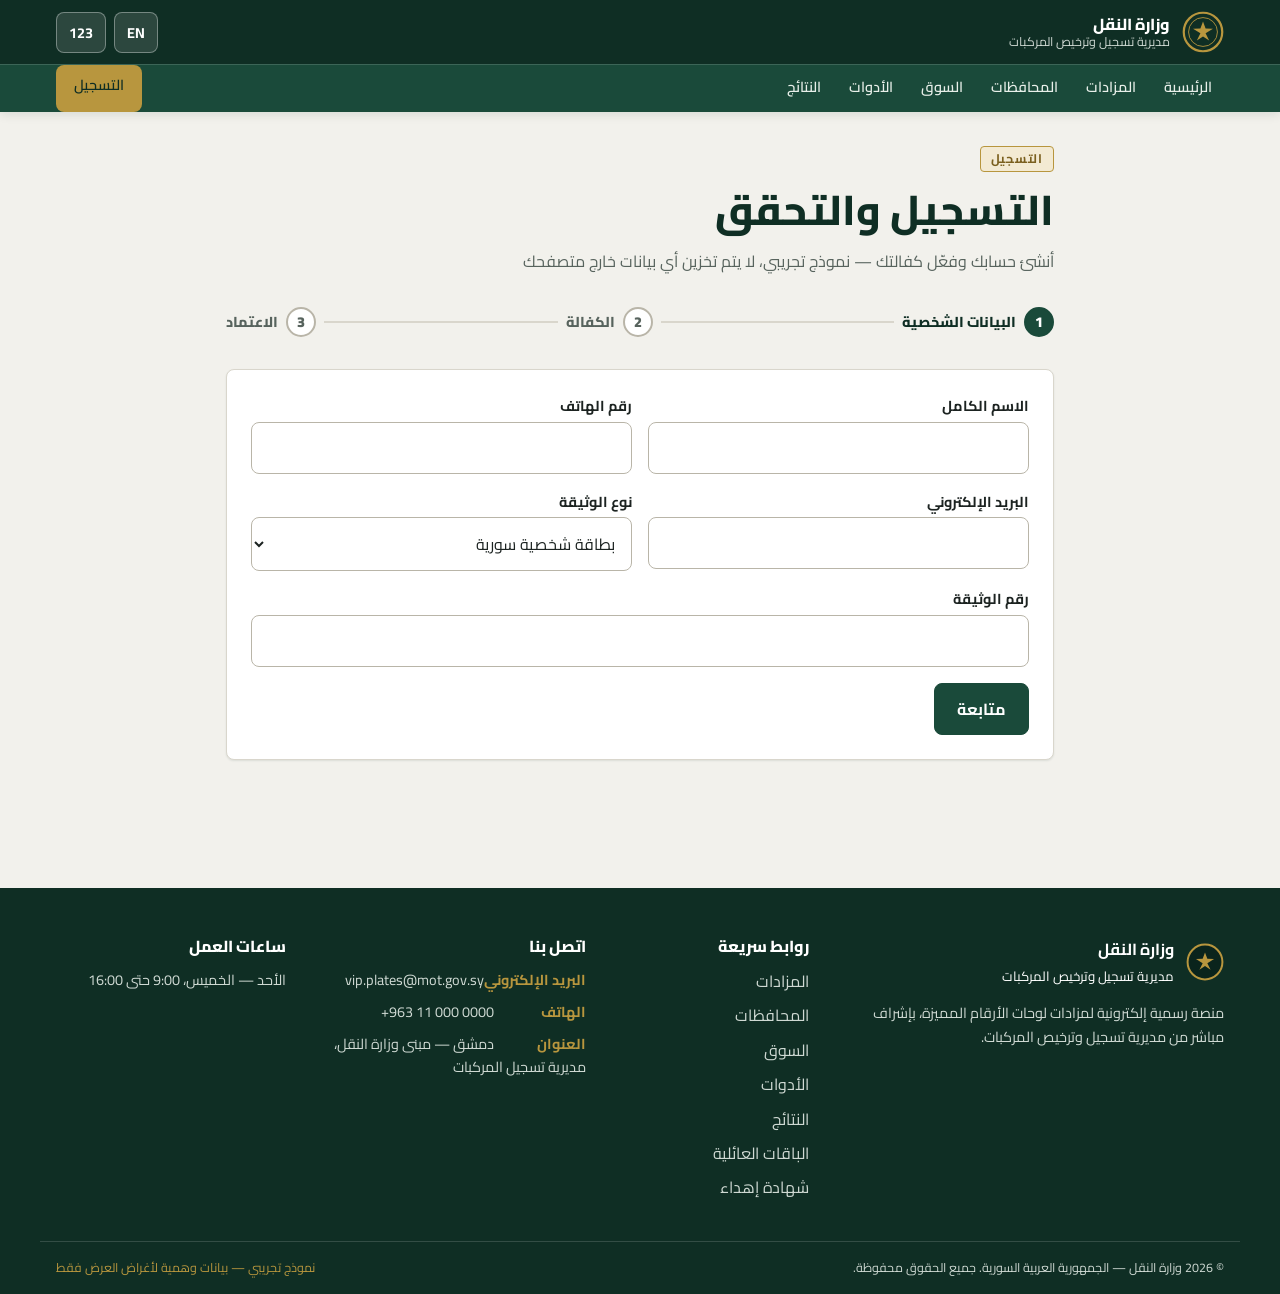
<file: register.html>
<!DOCTYPE html>
<html lang="ar" dir="rtl">
<head>
  <meta charset="UTF-8">
  <meta name="viewport" content="width=device-width, initial-scale=1.0">
  <title>التسجيل — وزارة النقل</title>
  <link rel="preconnect" href="https://fonts.googleapis.com">
  <link rel="preconnect" href="https://fonts.gstatic.com" crossorigin>
  <link href="https://fonts.googleapis.com/css2?family=Cairo:wght@400;600;700;800;900&display=swap" rel="stylesheet">
  <link rel="stylesheet" href="css/tokens.css">
  <link rel="stylesheet" href="css/app.css">
</head>
<body data-page="register">
<div id="hdr"></div>

<main class="container page" style="max-width:860px">
  <div class="page-head">
    <span class="eyebrow" data-i18n="nav.register">التسجيل</span>
    <h1 data-i18n="reg.title">التسجيل والتحقق</h1>
    <p class="lead" data-i18n="reg.sub">نموذج تجريبي — لا يتم تخزين أي بيانات خارج متصفحك</p>
  </div>

  <div class="stepper" id="stepper">
    <div class="st is-active" data-st="1"><span class="st-num">1</span><span data-i18n="reg.step1">البيانات الشخصية</span></div>
    <div class="st-line"></div>
    <div class="st" data-st="2"><span class="st-num">2</span><span data-i18n="reg.step2">الكفالة</span></div>
    <div class="st-line"></div>
    <div class="st" data-st="3"><span class="st-num">3</span><span data-i18n="reg.step3">الاعتماد</span></div>
  </div>

  <!-- Step 1: identity -->
  <div class="card card-pad" id="step-1">
    <div class="form-row">
      <div class="field">
        <label for="r-name" data-i18n="reg.name">الاسم الكامل</label>
        <input class="input" id="r-name" autocomplete="off">
      </div>
      <div class="field">
        <label for="r-phone" data-i18n="reg.phone">رقم الهاتف</label>
        <input class="input" id="r-phone" inputmode="numeric" maxlength="10" autocomplete="off" dir="ltr" style="text-align:end">
      </div>
    </div>
    <div class="form-row">
      <div class="field">
        <label for="r-email" data-i18n="reg.email">البريد الإلكتروني</label>
        <input class="input" id="r-email" type="email" dir="ltr" style="text-align:end" autocomplete="off">
      </div>
      <div class="field">
        <label for="r-doctype" data-i18n="reg.doctype">نوع الوثيقة</label>
        <select class="input" id="r-doctype">
          <option value="id" data-i18n="doc.id">بطاقة شخصية سورية</option>
          <option value="passport" data-i18n="doc.passport">جواز سفر (مغترب)</option>
        </select>
      </div>
    </div>
    <div class="field">
      <label for="r-docnum" data-i18n="reg.docnum">رقم الوثيقة</label>
      <input class="input" id="r-docnum" inputmode="numeric" maxlength="10" autocomplete="off" dir="ltr" style="text-align:end">
    </div>
    <div class="reg-err" id="reg-err" style="display:none;color:var(--c-maroon);font-weight:700;font-size:var(--fs-sm)" data-i18n="reg.err.required">يرجى تعبئة جميع الحقول المطلوبة.</div>
    <button class="btn btn-primary" id="btn-next1" type="button" data-i18n="reg.next">متابعة</button>
  </div>

  <!-- Step 2: deposit -->
  <div class="card card-pad" id="step-2" style="display:none">
    <p class="lead" data-i18n="reg.deposit.d" style="margin-bottom:var(--sp-4)"></p>
    <div class="field">
      <span data-i18n="reg.rail">وسيلة السداد</span>
      <div class="radio-cards">
        <label class="radio-card"><input type="radio" name="r-rail" value="bank" checked>
          <span class="rc-box"><strong data-i18n="rail.bank">تحويل بنكي</strong><small data-i18n="rail.bank.d">إيداع في حساب الخزينة</small></span></label>
        <label class="radio-card"><input type="radio" name="r-rail" value="ecash">
          <span class="rc-box"><strong data-i18n="rail.ecash">دفع إلكتروني</strong><small data-i18n="rail.ecash.d">عبر المحافظ الإلكترونية</small></span></label>
        <label class="radio-card"><input type="radio" name="r-rail" value="card">
          <span class="rc-box"><strong data-i18n="rail.card">بوابة بطاقات</strong><small data-i18n="rail.card.d">الدفع الوطني</small></span></label>
      </div>
    </div>
    <div class="field" style="max-width:360px">
      <label for="r-deposit" data-i18n="reg.deposit.amt">قيمة الكفالة (ل.س)</label>
      <input class="input" id="r-deposit" inputmode="numeric" value="5000000" autocomplete="off">
    </div>
    <div class="reg-err" id="reg-err2" style="display:none;color:var(--c-maroon);font-weight:700;font-size:var(--fs-sm)"></div>
    <div class="flex-between">
      <button class="btn btn-ghost" id="btn-back2" type="button" data-i18n="reg.back">رجوع</button>
      <button class="btn btn-primary" id="btn-pay" type="button" data-i18n="reg.pay">تأكيد الدفع (محاكاة)</button>
    </div>
  </div>

  <!-- Step 3: approved -->
  <div id="step-3" style="display:none"></div>
</main>

<div id="ftr"></div>
<div id="toast-root"></div>

<script src="js/i18n.js"></script>
<script src="js/data.js"></script>
<script src="js/components.js"></script>
<script src="js/app.js"></script>
<script src="js/pages/register.js"></script>
</body>
</html>
</file>
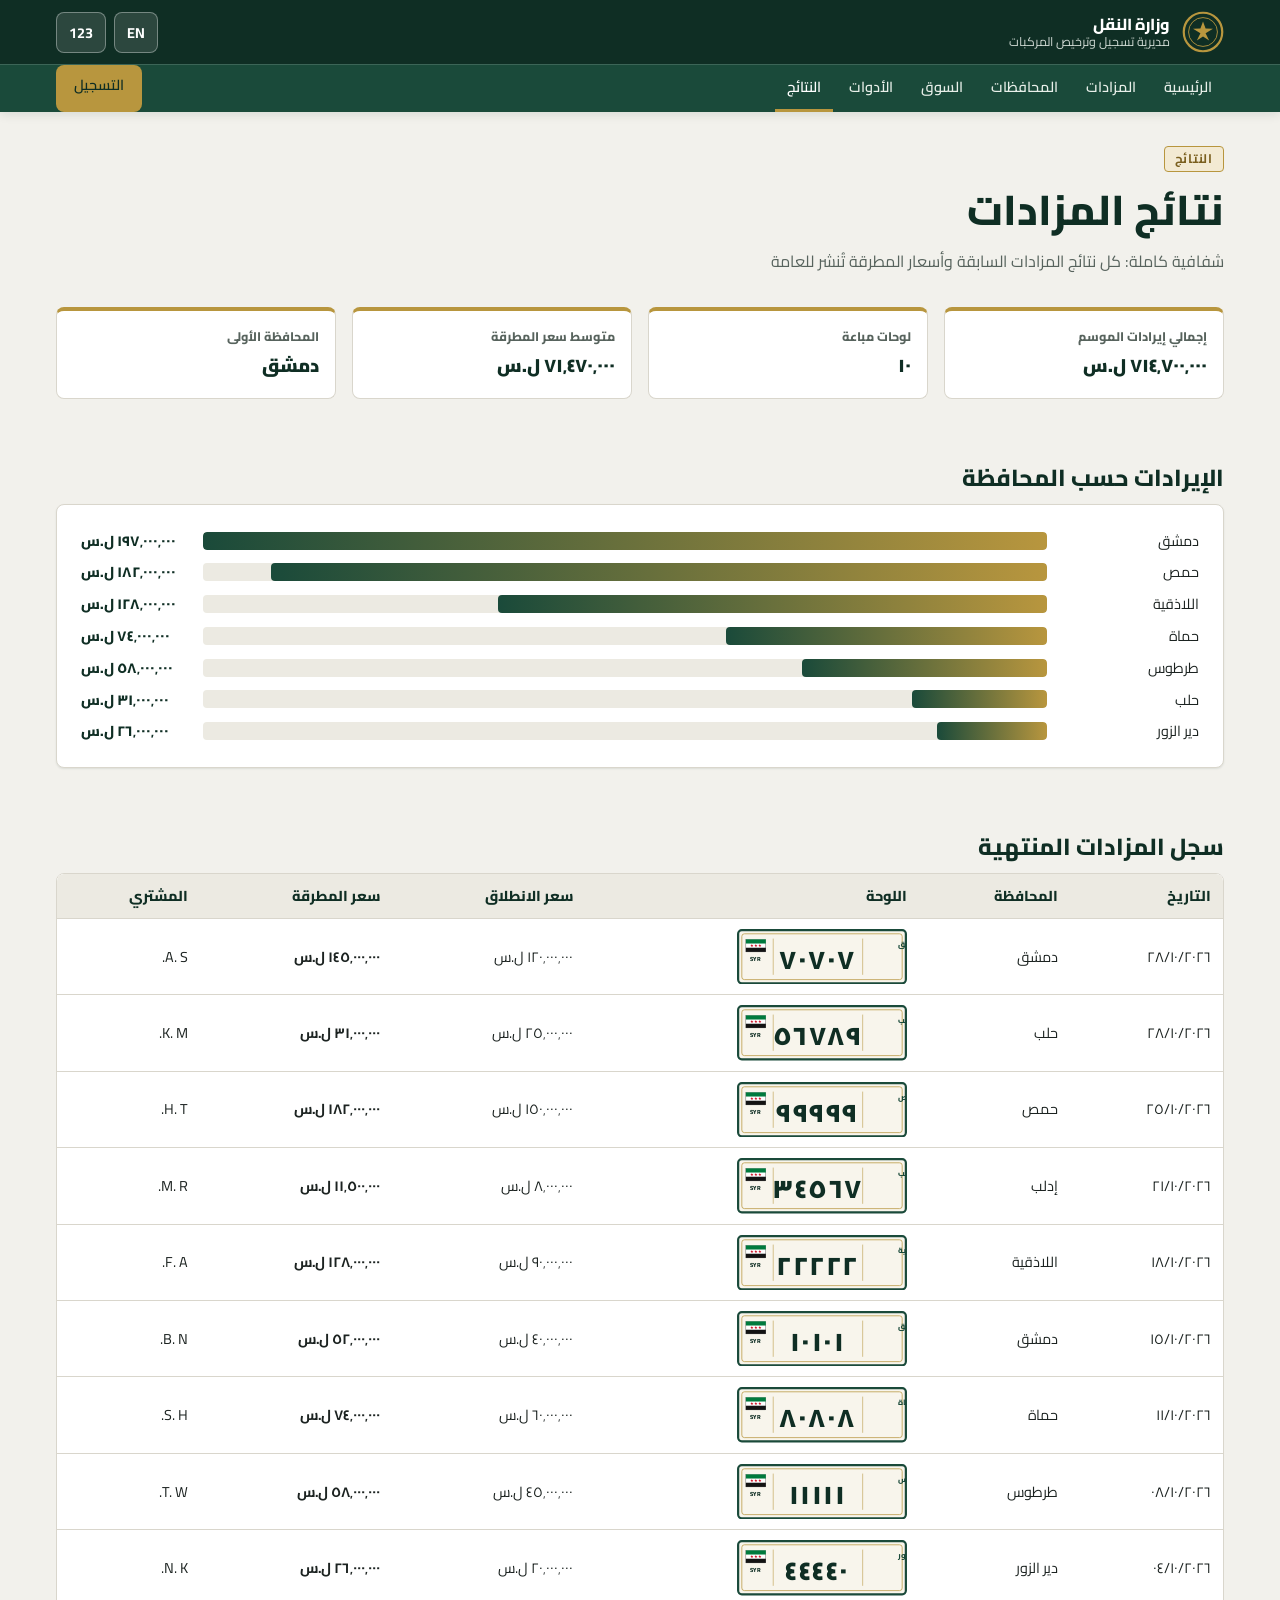
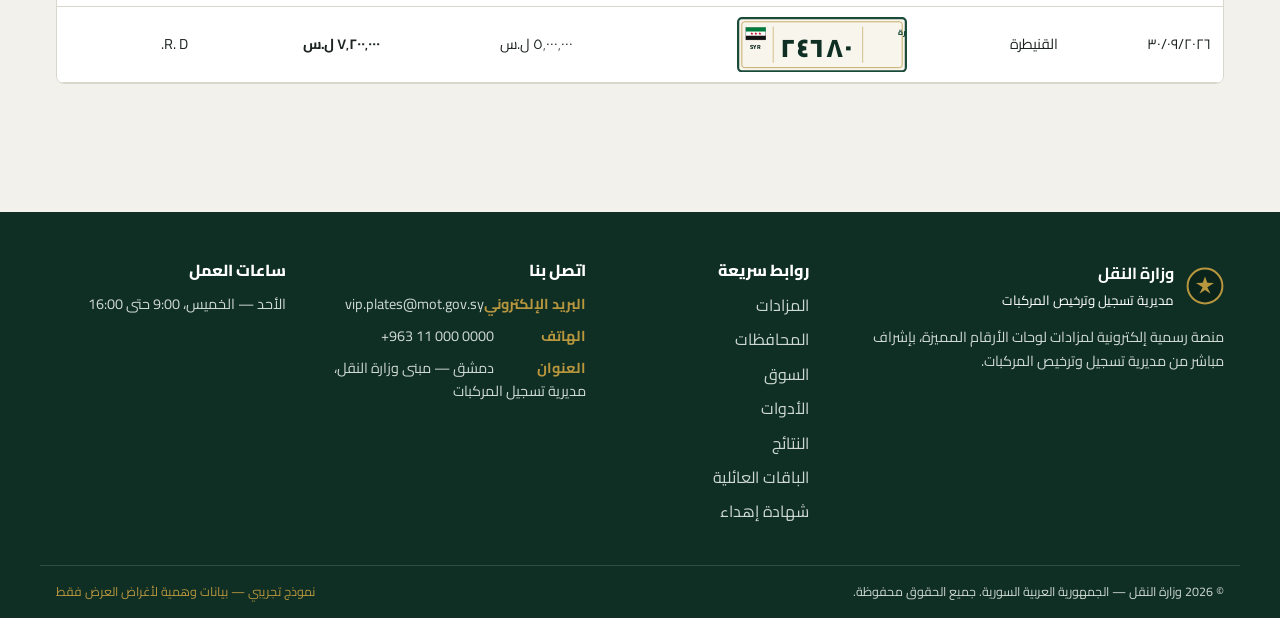
<file: results.html>
<!DOCTYPE html>
<html lang="ar" dir="rtl">
<head>
  <meta charset="UTF-8">
  <meta name="viewport" content="width=device-width, initial-scale=1.0">
  <title>نتائج المزادات — وزارة النقل</title>
  <link rel="preconnect" href="https://fonts.googleapis.com">
  <link rel="preconnect" href="https://fonts.gstatic.com" crossorigin>
  <link href="https://fonts.googleapis.com/css2?family=Cairo:wght@400;600;700;800;900&display=swap" rel="stylesheet">
  <link rel="stylesheet" href="css/tokens.css">
  <link rel="stylesheet" href="css/app.css">
</head>
<body data-page="results">
<div id="hdr"></div>

<main class="container page">
  <div class="page-head">
    <span class="eyebrow" data-i18n="nav.results">النتائج</span>
    <h1 data-i18n="res.title">نتائج المزادات</h1>
    <p class="lead" data-i18n="res.sub">شفافية كاملة: كل نتائج المزادات السابقة وأسعار المطرقة</p>
  </div>

  <div class="dash-grid">
    <div class="dash-card"><div class="lbl" data-i18n="res.dash.revenue">إجمالي الإيرادات</div><div class="val" id="dash-revenue">—</div></div>
    <div class="dash-card"><div class="lbl" data-i18n="res.dash.lots">لوحات مباعة</div><div class="val" id="dash-lots">—</div></div>
    <div class="dash-card"><div class="lbl" data-i18n="res.dash.avg">متوسط سعر المطرقة</div><div class="val" id="dash-avg">—</div></div>
    <div class="dash-card"><div class="lbl" data-i18n="res.dash.top">المحافظة الأولى</div><div class="val" id="dash-top">—</div></div>
  </div>

  <section class="section">
    <h2 data-i18n="res.chart">الإيرادات حسب المحافظة</h2>
    <div class="card card-pad"><div class="bar-chart" id="res-bars"></div></div>
  </section>

  <section class="section">
    <h2 data-i18n="res.table">سجل المزادات المنتهية</h2>
    <div class="table-wrap card card-flat">
      <table class="data" id="res-table">
        <thead>
          <tr>
            <th data-i18n="col.date">التاريخ</th>
            <th data-i18n="col.gov">المحافظة</th>
            <th data-i18n="col.plate">اللوحة</th>
            <th data-i18n="col.start">سعر الانطلاق</th>
            <th data-i18n="col.hammer">سعر المطرقة</th>
            <th data-i18n="col.buyer">المشتري</th>
          </tr>
        </thead>
        <tbody></tbody>
      </table>
    </div>
  </section>
</main>

<div id="ftr"></div>
<div id="toast-root"></div>

<script src="js/i18n.js"></script>
<script src="js/data.js"></script>
<script src="js/components.js"></script>
<script src="js/app.js"></script>
<script src="js/pages/results.js"></script>
</body>
</html>
</file>
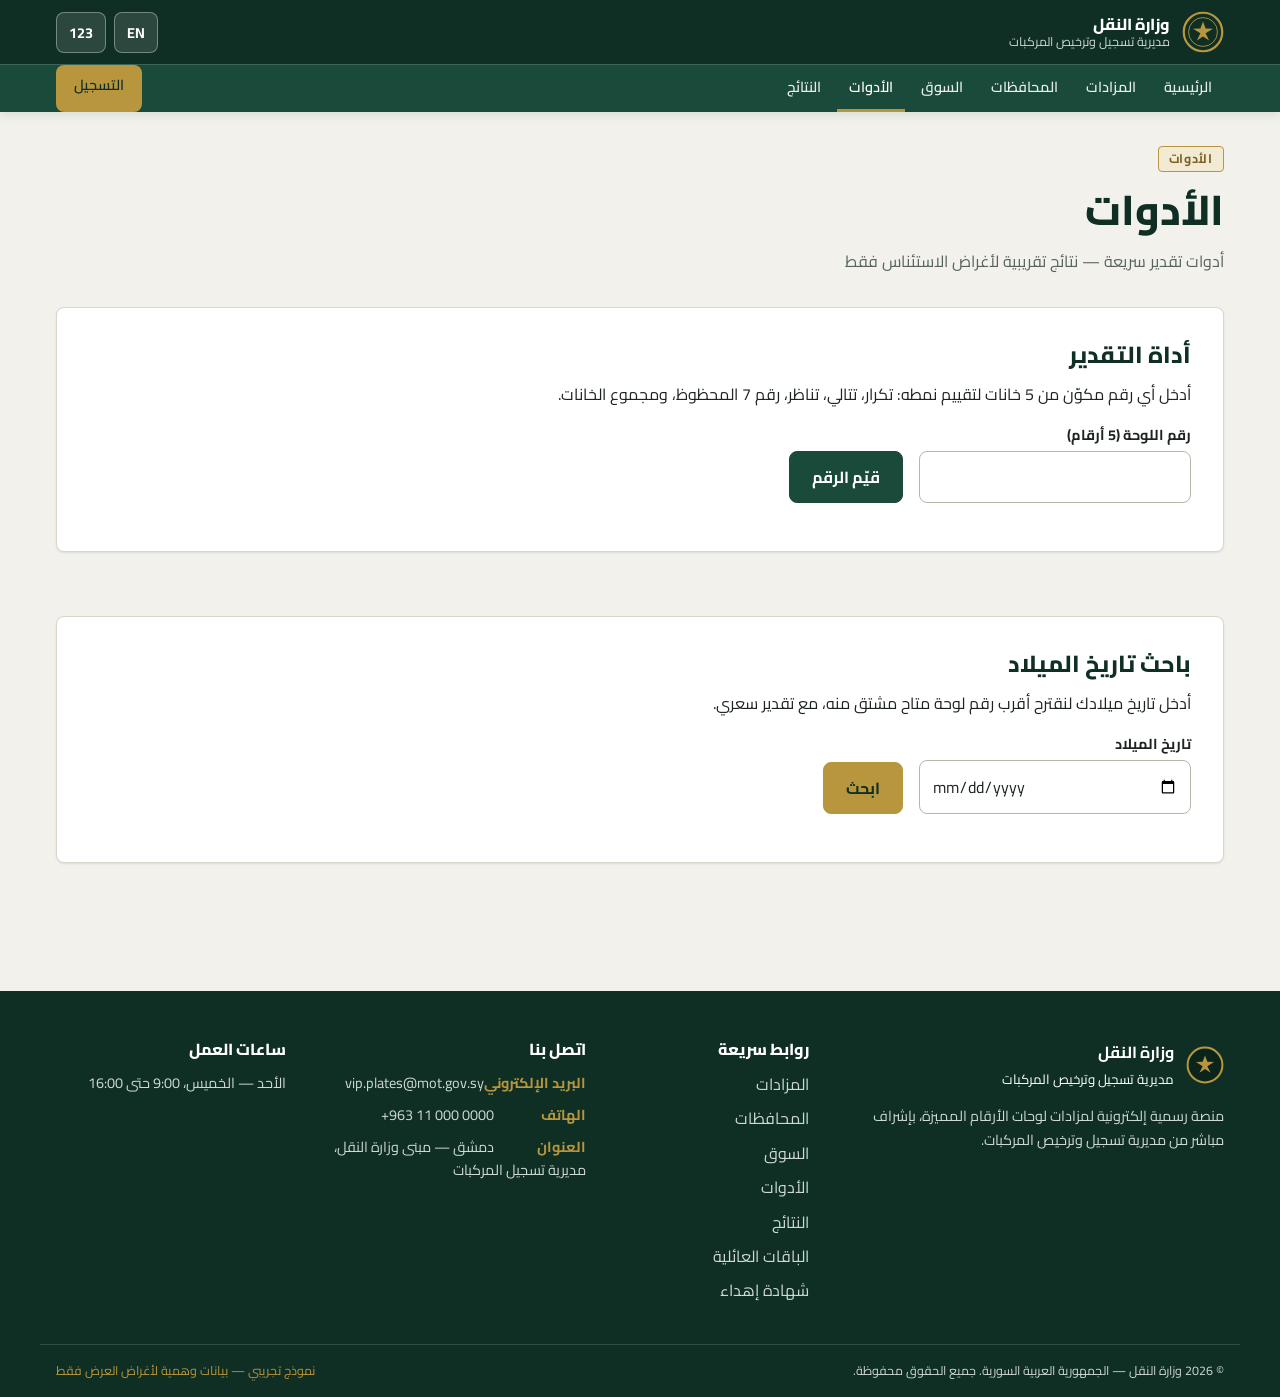
<file: tools.html>
<!DOCTYPE html>
<html lang="ar" dir="rtl">
<head>
  <meta charset="UTF-8">
  <meta name="viewport" content="width=device-width, initial-scale=1.0">
  <title>الأدوات — وزارة النقل</title>
  <link rel="preconnect" href="https://fonts.googleapis.com">
  <link rel="preconnect" href="https://fonts.gstatic.com" crossorigin>
  <link href="https://fonts.googleapis.com/css2?family=Cairo:wght@400;600;700;800;900&display=swap" rel="stylesheet">
  <link rel="stylesheet" href="css/tokens.css">
  <link rel="stylesheet" href="css/app.css">
</head>
<body data-page="tools">
<div id="hdr"></div>

<main class="container page">
  <div class="page-head">
    <span class="eyebrow" data-i18n="nav.tools">الأدوات</span>
    <h1 data-i18n="tools.title">أدوات المالك والمزايد</h1>
    <p class="lead" data-i18n="tools.sub">باحث تاريخ الميلاد وأداة تقييم اللوحات</p>
  </div>

  <div class="tool-panel card">
    <h2 data-i18n="val.title">أداة التقدير</h2>
    <p class="lead" data-i18n="val.d" style="margin-bottom:var(--sp-4)"></p>
    <div class="form-row" style="max-width:560px">
      <div class="field">
        <label for="val-num" data-i18n="val.number">رقم اللوحة (5 أرقام)</label>
        <input class="input" id="val-num" inputmode="numeric" maxlength="5" autocomplete="off">
      </div>
      <div class="field" style="display:flex;align-items:flex-end">
        <button class="btn btn-primary" id="btn-val" type="button" data-i18n="val.check">قيّم الرقم</button>
      </div>
    </div>
    <div id="val-result" class="tool-result" style="display:none"></div>
  </div>

  <div class="tool-panel card section">
    <h2 data-i18n="bd.title">باحث تاريخ الميلاد</h2>
    <p class="lead" data-i18n="bd.d" style="margin-bottom:var(--sp-4)"></p>
    <div class="form-row" style="max-width:560px">
      <div class="field">
        <label for="bd-date" data-i18n="bd.date">تاريخ الميلاد</label>
        <input class="input" id="bd-date" type="date">
      </div>
      <div class="field" style="display:flex;align-items:flex-end">
        <button class="btn btn-gold" id="btn-bd" type="button" data-i18n="bd.search">ابحث</button>
      </div>
    </div>
    <div id="bd-result" class="tool-result" style="display:none"></div>
  </div>
</main>

<div id="ftr"></div>
<div id="toast-root"></div>

<script src="js/i18n.js"></script>
<script src="js/data.js"></script>
<script src="js/components.js"></script>
<script src="js/app.js"></script>
<script src="js/pages/tools.js"></script>
</body>
</html>
</file>
<file: css/tokens.css>
/* ============================================================
   Lane A — "Official" design tokens
   Source: CARD.md design brief (faithful to mot.gov.sy)
   ============================================================ */
:root {
  /* Brand colors */
  --c-primary: #1a4a3a;        /* deep green */
  --c-primary-dark: #0f2e24;   /* darkest green (text on light, hero bg) */
  --c-primary-soft: #e3ebe7;   /* tinted surface */
  --c-maroon: #8b1a2b;         /* maroon accent */
  --c-maroon-dark: #6d1421;
  --c-gold: #b8963e;           /* gold accent (borders, lines, seals) */
  --c-gold-deep: #7a5f1e;      /* gold dark enough for AA text on white */
  --c-gold-soft: #f3ead3;

  /* Neutrals (light gray) */
  --c-bg: #f2f1ec;
  --c-surface: #ffffff;
  --c-surface-2: #eceae2;
  --c-text: #1c2321;
  --c-text-muted: #57635d;
  --c-border: #d9d6cc;
  --c-border-strong: #b9b5a8;
  --c-white: #ffffff;

  /* Plate object colors (physical plate, fixed regardless of theme) */
  --plate-face: #f8f5ec;
  --plate-edge: #1a4a3a;
  --plate-gold: #b8963e;
  --flag-red: #ce1126;
  --flag-black: #101010;
  --flag-green: #007a3d;
  --flag-black: #131313;

  /* Status */
  --c-ok: #1a4a3a;
  --c-warn: #8b6a14;
  --c-warn-soft: #f6edda;
  --c-danger: #8b1a2b;
  --c-danger-soft: #f6e3e6;

  /* Type */
  --font-sans: "Cairo", "Segoe UI", system-ui, -apple-system, sans-serif;
  --fs-xs: 0.78rem;
  --fs-sm: 0.9rem;
  --fs-md: 1rem;
  --fs-lg: 1.15rem;
  --fs-xl: 1.45rem;
  --fs-2xl: clamp(1.7rem, 1.2rem + 2.2vw, 2.6rem);
  --fs-hero: clamp(1.9rem, 1.1rem + 4vw, 3.4rem);
  --lh-tight: 1.25;
  --lh-base: 1.65;

  /* Spacing (4px scale) */
  --sp-1: 4px;
  --sp-2: 8px;
  --sp-3: 12px;
  --sp-4: 16px;
  --sp-5: 24px;
  --sp-6: 32px;
  --sp-7: 48px;
  --sp-8: 64px;
  --sp-9: 96px;

  /* Shape — flat, institutional */
  --radius: 8px;
  --radius-sm: 4px;
  --radius-pill: 999px;

  /* Elevation (kept subtle — flat surfaces) */
  --shadow-1: 0 1px 2px rgba(15, 46, 36, 0.10);
  --shadow-2: 0 2px 10px rgba(15, 46, 36, 0.12);

  /* Layout */
  --container: 1200px;
  --header-h: 64px;

  /* Focus (WCAG) */
  --focus-ring: 3px solid var(--c-gold);
  --focus-offset: 2px;

  /* Motion */
  --dur: 180ms;
}
</file>
<file: css/app.css>
/* ============================================================
   Lane A "Official" — shared application styles
   Flat surfaces · 8px radii · institutional grid
   ============================================================ */

*, *::before, *::after { box-sizing: border-box; }

html { -webkit-text-size-adjust: 100%; }

body {
  margin: 0;
  font-family: var(--font-sans);
  font-size: var(--fs-md);
  line-height: var(--lh-base);
  color: var(--c-text);
  background: var(--c-bg);
}

img, svg { display: block; max-width: 100%; }

h1, h2, h3, h4 { line-height: var(--lh-tight); margin: 0 0 var(--sp-3); color: var(--c-primary-dark); font-weight: 800; }
h1 { font-size: var(--fs-2xl); }
h2 { font-size: var(--fs-xl); }
h3 { font-size: var(--fs-lg); }
p { margin: 0 0 var(--sp-3); }

a { color: var(--c-primary); }
a:hover { color: var(--c-primary-dark); }

:focus-visible {
  outline: var(--focus-ring);
  outline-offset: var(--focus-offset);
  border-radius: var(--radius-sm);
}

.visually-hidden {
  position: absolute; width: 1px; height: 1px;
  margin: -1px; padding: 0; border: 0;
  clip: rect(0 0 0 0); overflow: hidden; white-space: nowrap;
}

/* ---------- Layout ---------- */
.container {
  width: 100%;
  max-width: var(--container);
  margin-inline: auto;
  padding-inline: var(--sp-4);
}

.page { padding-block: var(--sp-6) var(--sp-8); min-height: 60vh; }

.page-head { margin-bottom: var(--sp-6); }
.page-head .eyebrow {
  display: inline-block;
  font-size: var(--fs-xs);
  font-weight: 700;
  letter-spacing: 0.06em;
  color: var(--c-gold-deep);
  border: 1px solid var(--c-gold);
  background: var(--c-gold-soft);
  border-radius: var(--radius-sm);
  padding: 2px 10px;
  margin-bottom: var(--sp-3);
}
.page-head p.lead { color: var(--c-text-muted); max-width: 62ch; }

.section { margin-top: var(--sp-8); }
.section-title {
  display: flex; align-items: center; gap: var(--sp-3);
  margin-bottom: var(--sp-5);
}
.section-title::after {
  content: "";
  flex: 1; height: 2px;
  background: linear-gradient(to var(--dir-x, left), var(--c-gold), transparent);
}
[dir="rtl"] .section-title::after { --dir-x: left; }
[dir="ltr"] .section-title::after { --dir-x: right; }

.grid { display: grid; gap: var(--sp-5); }
.grid-2 { grid-template-columns: repeat(2, 1fr); }
.grid-3 { grid-template-columns: repeat(3, 1fr); }
.grid-4 { grid-template-columns: repeat(4, 1fr); }

/* ---------- Header ---------- */
.site-header {
  position: sticky; top: 0; z-index: 50;
  background: var(--c-primary-dark);
  color: var(--c-white);
  box-shadow: var(--shadow-2);
}
.header-top {
  min-height: var(--header-h);
  display: flex; align-items: center; justify-content: space-between;
  gap: var(--sp-4);
  padding-block: var(--sp-2);
}
.brand {
  display: flex; align-items: center; gap: var(--sp-3);
  color: var(--c-white); text-decoration: none; min-width: 0;
}
.brand:hover { color: var(--c-white); }
.brand-emblem { flex: 0 0 auto; }
.brand-text { display: flex; flex-direction: column; line-height: 1.25; min-width: 0; }
.brand-text strong { font-size: var(--fs-md); font-weight: 800; white-space: nowrap; }
.brand-text small { font-size: var(--fs-xs); color: #cfd9d3; white-space: nowrap; }

.header-actions { display: flex; align-items: center; gap: var(--sp-2); flex: 0 0 auto; }

.toggle-btn {
  font-family: var(--font-sans);
  font-size: var(--fs-sm);
  font-weight: 700;
  color: var(--c-white);
  background: rgba(255, 255, 255, 0.12);
  border: 1px solid rgba(255, 255, 255, 0.35);
  border-radius: var(--radius);
  padding: 6px 12px;
  cursor: pointer;
  transition: background var(--dur) ease, border-color var(--dur) ease;
}
.toggle-btn:hover { background: rgba(255, 255, 255, 0.22); }
.toggle-btn[aria-pressed="true"] {
  background: var(--c-gold);
  border-color: var(--c-gold);
  color: var(--c-primary-dark);
}

.menu-btn { display: none; }

.site-nav {
  background: var(--c-primary);
  border-top: 1px solid rgba(255, 255, 255, 0.15);
}
.site-nav .container { display: flex; gap: var(--sp-1); flex-wrap: wrap; }
.site-nav a {
  color: #e8efe9;
  text-decoration: none;
  font-weight: 600;
  font-size: var(--fs-sm);
  padding: 10px 12px;
  border-bottom: 3px solid transparent;
}
.site-nav a:hover { color: #fff; background: rgba(255,255,255,0.08); }
.site-nav a[aria-current="page"] {
  color: #fff;
  border-bottom-color: var(--c-gold);
}
.site-nav a.nav-cta {
  background: var(--c-gold);
  color: var(--c-primary-dark);
  border-radius: var(--radius);
  border-bottom: none;
  margin-inline-start: auto;
  padding: 8px 18px;
}
.site-nav a.nav-cta:hover { background: #caa64d; }

/* ---------- Footer ---------- */
.site-footer {
  margin-top: var(--sp-8);
  background: var(--c-primary-dark);
  color: #cfd9d3;
}
.footer-grid {
  display: grid;
  grid-template-columns: 2fr 1fr 1.4fr 1.2fr;
  gap: var(--sp-6);
  padding-block: var(--sp-7) var(--sp-6);
}
.site-footer h4 {
  color: var(--c-white);
  font-size: var(--fs-md);
  margin-bottom: var(--sp-3);
}
.site-footer a { color: #cfd9d3; text-decoration: none; }
.site-footer a:hover { color: var(--c-gold); }
.footer-links { list-style: none; margin: 0; padding: 0; }
.footer-links li { margin-bottom: var(--sp-2); }
.footer-brand { display: flex; align-items: center; gap: var(--sp-3); margin-bottom: var(--sp-3); color: #fff; }
.footer-contact { list-style: none; margin: 0; padding: 0; font-size: var(--fs-sm); }
.footer-contact li { margin-bottom: var(--sp-2); }
.footer-contact .lbl { color: var(--c-gold); font-weight: 700; display: inline-block; min-width: 92px; }
.footer-bar {
  border-top: 1px solid rgba(255,255,255,0.15);
  padding-block: var(--sp-4);
  font-size: var(--fs-xs);
  display: flex; flex-wrap: wrap; gap: var(--sp-2);
  justify-content: space-between;
}
.footer-note { color: var(--c-gold); }

/* ---------- Buttons ---------- */
.btn {
  display: inline-flex; align-items: center; justify-content: center; gap: var(--sp-2);
  font-family: var(--font-sans);
  font-size: var(--fs-md);
  font-weight: 700;
  padding: 10px 22px;
  border-radius: var(--radius);
  border: 1px solid transparent;
  cursor: pointer;
  text-decoration: none;
  transition: background var(--dur) ease, border-color var(--dur) ease, color var(--dur) ease;
}
.btn:disabled { opacity: 0.5; cursor: not-allowed; }
.btn-primary { background: var(--c-primary); color: #fff; border-color: var(--c-primary); }
.btn-primary:hover:not(:disabled) { background: var(--c-primary-dark); }
.btn-gold { background: var(--c-gold); color: var(--c-primary-dark); border-color: var(--c-gold); }
.btn-gold:hover:not(:disabled) { background: #caa64d; }
.btn-outline {
  background: transparent; color: var(--c-primary);
  border-color: var(--c-primary);
}
.btn-outline:hover:not(:disabled) { background: var(--c-primary-soft); }
.btn-maroon { background: var(--c-maroon); color: #fff; border-color: var(--c-maroon); }
.btn-maroon:hover:not(:disabled) { background: var(--c-maroon-dark); }
.btn-ghost {
  background: transparent; color: var(--c-primary-dark);
  border-color: var(--c-border-strong);
}
.btn-ghost:hover:not(:disabled) { border-color: var(--c-primary); }
.btn-sm { padding: 6px 14px; font-size: var(--fs-sm); }
.btn-block { width: 100%; }

/* ---------- Cards ---------- */
.card {
  background: var(--c-surface);
  border: 1px solid var(--c-border);
  border-radius: var(--radius);
  box-shadow: var(--shadow-1);
  overflow: hidden;
}
.card-pad { padding: var(--sp-5); }
.card-flat { box-shadow: none; }

/* ---------- Chips & badges ---------- */
.chip {
  display: inline-flex; align-items: center; gap: 6px;
  font-size: var(--fs-xs);
  font-weight: 700;
  border-radius: var(--radius-pill);
  padding: 3px 12px;
  border: 1px solid var(--c-border);
  background: var(--c-surface);
  color: var(--c-text-muted);
}
.chip-ok { background: var(--c-primary-soft); border-color: var(--c-primary); color: var(--c-primary-dark); }
.chip-warn { background: var(--c-warn-soft); border-color: var(--c-gold); color: var(--c-warn); }
.chip-danger { background: var(--c-danger-soft); border-color: var(--c-maroon); color: var(--c-maroon); }
.chip-gold { background: var(--c-gold-soft); border-color: var(--c-gold); color: var(--c-gold-deep); }

.badge {
  display: inline-block;
  font-size: var(--fs-xs);
  font-weight: 800;
  letter-spacing: 0.04em;
  padding: 2px 10px;
  border-radius: var(--radius-sm);
}
.badge-gold { background: var(--c-gold); color: var(--c-primary-dark); }
.badge-green { background: var(--c-primary); color: #fff; }
.badge-maroon { background: var(--c-maroon); color: #fff; }
.badge-gray { background: var(--c-surface-2); color: var(--c-text-muted); }

/* ---------- Forms ---------- */
label { font-weight: 700; font-size: var(--fs-sm); display: block; margin-bottom: var(--sp-1); }
.field { margin-bottom: var(--sp-4); }
.input, select.input, textarea.input {
  width: 100%;
  font-family: var(--font-sans);
  font-size: var(--fs-md);
  color: var(--c-text);
  background: var(--c-surface);
  border: 1px solid var(--c-border-strong);
  border-radius: var(--radius);
  padding: 10px 12px;
}
.input:focus { border-color: var(--c-primary); }
.hint { font-size: var(--fs-xs); color: var(--c-text-muted); margin-top: var(--sp-1); }
.form-row { display: grid; grid-template-columns: 1fr 1fr; gap: var(--sp-4); }

.radio-cards { display: grid; grid-template-columns: repeat(3, 1fr); gap: var(--sp-3); }
.radio-card { position: relative; }
.radio-card input { position: absolute; opacity: 0; inset: 0; cursor: pointer; }
.radio-card .rc-box {
  border: 1px solid var(--c-border-strong);
  border-radius: var(--radius);
  padding: var(--sp-3) var(--sp-4);
  background: var(--c-surface);
  height: 100%;
  transition: border-color var(--dur) ease, background var(--dur) ease;
}
.radio-card .rc-box strong { display: block; margin-bottom: 2px; color: var(--c-primary-dark); }
.radio-card .rc-box small { color: var(--c-text-muted); font-size: var(--fs-xs); }
.radio-card input:checked + .rc-box {
  border: 2px solid var(--c-primary);
  background: var(--c-primary-soft);
  padding: calc(var(--sp-3) - 1px) calc(var(--sp-4) - 1px);
}
.radio-card input:focus-visible + .rc-box { outline: var(--focus-ring); outline-offset: var(--focus-offset); }

/* ---------- Tables ---------- */
.table-wrap { overflow-x: auto; }
table.data {
  width: 100%;
  border-collapse: collapse;
  font-size: var(--fs-sm);
  background: var(--c-surface);
}
table.data th, table.data td {
  padding: 10px 12px;
  border-bottom: 1px solid var(--c-border);
  text-align: start;
  white-space: nowrap;
}
table.data th {
  background: var(--c-surface-2);
  color: var(--c-primary-dark);
  font-weight: 800;
}
table.data tr:hover td { background: var(--c-primary-soft); }
.num { font-variant-numeric: tabular-nums; }

/* ---------- Toasts ---------- */
#toast-root {
  position: fixed;
  bottom: var(--sp-5);
  inset-inline: 0;
  display: flex;
  flex-direction: column;
  align-items: center;
  gap: var(--sp-2);
  z-index: 100;
  pointer-events: none;
}
.toast {
  background: var(--c-primary-dark);
  color: #fff;
  border-inline-start: 4px solid var(--c-gold);
  border-radius: var(--radius);
  padding: 12px 22px;
  font-weight: 700;
  box-shadow: var(--shadow-2);
  animation: toast-in var(--dur) ease;
  max-width: min(92vw, 560px);
  text-align: center;
}
.toast.toast-warn { border-inline-start-color: var(--c-maroon); }
@keyframes toast-in {
  from { transform: translateY(12px); opacity: 0; }
  to { transform: translateY(0); opacity: 1; }
}

/* ---------- Plate SVG ---------- */
.plate-svg { width: 100%; height: auto; }
.plate-shadow { filter: drop-shadow(0 2px 4px rgba(15, 46, 36, 0.25)); }

/* ---------- Countdown ---------- */
.countdown {
  font-variant-numeric: tabular-nums;
  font-weight: 800;
}
.countdown.is-soon { color: var(--c-maroon); }
.countdown.is-ended { color: var(--c-text-muted); }

/* ---------- Landing: hero ---------- */
.hero {
  position: relative;
  background: var(--c-primary-dark);
  color: #fff;
  overflow: hidden;
  /* Shared asset (assets/img/banner-16x9.jpg) absent in this lane's repo —
     CSS fallback per spec. If the file appears, it composites under the
     gradient scrim automatically (missing images render nothing, no error). */
  background-image:
    linear-gradient(180deg, rgba(15, 46, 36, 0.2), rgba(15, 46, 36, 0.85)),
    url(assets/img/banner-16x9.jpg) center / cover no-repeat,
    repeating-linear-gradient(135deg, #143c30 0 26px, #12362b 26px 52px);
  border-bottom: 4px solid var(--c-gold);
}
.hero::after {
  content: "";
  position: absolute;
  inset-inline-end: -120px;
  top: 50%;
  width: 460px; height: 460px;
  transform: translateY(-50%);
  background:
    radial-gradient(circle, transparent 58%, rgba(184, 150, 62, 0.18) 59% 60%, transparent 61%),
    radial-gradient(circle, transparent 34%, rgba(184, 150, 62, 0.14) 35% 36%, transparent 37%);
  border-radius: 50%;
  pointer-events: none;
}
.hero-inner {
  position: relative;
  z-index: 1;
  padding-block: var(--sp-8);
  max-width: 720px;
}
.hero .eyebrow {
  display: inline-block;
  background: rgba(184, 150, 62, 0.18);
  border: 1px solid var(--c-gold);
  color: var(--c-gold);
  font-weight: 700;
  font-size: var(--fs-xs);
  letter-spacing: 0.08em;
  border-radius: var(--radius-sm);
  padding: 3px 12px;
  margin-bottom: var(--sp-4);
}
.hero h1 { color: #fff; font-size: var(--fs-hero); margin-bottom: var(--sp-4); }
.hero p.lead {
  font-size: var(--fs-lg);
  color: #d8e2dc;
  max-width: 56ch;
  margin-bottom: var(--sp-5);
}
.hero-ctas { display: flex; gap: var(--sp-3); flex-wrap: wrap; }

/* ---------- Landing: stats bar ---------- */
.stats-bar {
  background: var(--c-surface);
  border-block: 1px solid var(--c-border);
  box-shadow: var(--shadow-1);
}
.stats-bar .container {
  display: grid;
  grid-template-columns: repeat(4, 1fr);
  gap: var(--sp-4);
  padding-block: var(--sp-5);
}
.stat { text-align: center; }
.stat .stat-num {
  display: block;
  font-size: var(--fs-xl);
  font-weight: 900;
  color: var(--c-primary);
  font-variant-numeric: tabular-nums;
}
.stat .stat-lbl { font-size: var(--fs-xs); font-weight: 700; color: var(--c-text-muted); }

/* ---------- Steps ---------- */
.step-card { position: relative; padding: var(--sp-5); }
.step-num {
  width: 44px; height: 44px;
  display: flex; align-items: center; justify-content: center;
  border-radius: var(--radius);
  background: var(--c-primary);
  color: #fff;
  font-size: var(--fs-xl);
  font-weight: 900;
  margin-bottom: var(--sp-3);
}
.step-card:nth-child(2) .step-num { background: var(--c-maroon); }
.step-card:nth-child(3) .step-num { background: var(--c-gold-deep); }

/* ---------- Auction / listing cards ---------- */
.auction-card { display: flex; flex-direction: column; }
.auction-card .ac-plate { padding: var(--sp-4) var(--sp-4) 0; }
.auction-card .ac-body { padding: var(--sp-4); display: flex; flex-direction: column; gap: var(--sp-2); flex: 1; }
.ac-gov { font-size: var(--fs-xs); font-weight: 800; color: var(--c-gold-deep); letter-spacing: 0.05em; }
.ac-num { font-size: var(--fs-xl); font-weight: 900; color: var(--c-primary-dark); font-variant-numeric: tabular-nums; letter-spacing: 0.06em; }
.ac-meta { display: flex; flex-wrap: wrap; gap: var(--sp-2); align-items: center; margin-top: auto; }
.ac-bid { display: flex; justify-content: space-between; align-items: baseline; gap: var(--sp-2); border-top: 1px solid var(--c-border); padding-top: var(--sp-2); margin-top: var(--sp-2); }
.ac-bid .lbl { font-size: var(--fs-xs); color: var(--c-text-muted); font-weight: 700; }
.ac-bid .val { font-weight: 900; color: var(--c-primary); font-variant-numeric: tabular-nums; }
.ac-time { display: flex; justify-content: space-between; align-items: center; gap: var(--sp-2); }

.watch-btn {
  flex: 0 0 auto;
  background: none; border: 1px solid var(--c-border-strong);
  border-radius: var(--radius-pill);
  width: 36px; height: 36px;
  display: inline-flex; align-items: center; justify-content: center;
  cursor: pointer;
  color: var(--c-text-muted);
  transition: all var(--dur) ease;
}
.watch-btn:hover { border-color: var(--c-gold); color: var(--c-gold-deep); }
.watch-btn[aria-pressed="true"] { background: var(--c-gold-soft); border-color: var(--c-gold); color: var(--c-gold-deep); }

/* ---------- Filter bar ---------- */
.filter-bar {
  display: grid;
  grid-template-columns: 2fr 1fr 1fr auto;
  gap: var(--sp-3);
  align-items: end;
  background: var(--c-surface);
  border: 1px solid var(--c-border);
  border-radius: var(--radius);
  padding: var(--sp-4);
  margin-bottom: var(--sp-5);
}
.filter-bar .field { margin-bottom: 0; }
.filter-count { color: var(--c-text-muted); font-size: var(--fs-sm); margin-bottom: var(--sp-3); }
.filter-count strong { color: var(--c-primary-dark); }

.chip-row { display: flex; flex-wrap: wrap; gap: var(--sp-2); margin-bottom: var(--sp-4); }
.filter-chip {
  font-family: var(--font-sans);
  font-size: var(--fs-sm);
  font-weight: 700;
  border: 1px solid var(--c-border-strong);
  background: var(--c-surface);
  color: var(--c-text);
  border-radius: var(--radius-pill);
  padding: 6px 16px;
  cursor: pointer;
  transition: all var(--dur) ease;
}
.filter-chip:hover { border-color: var(--c-primary); }
.filter-chip[aria-pressed="true"] {
  background: var(--c-primary);
  border-color: var(--c-primary);
  color: #fff;
}

/* ---------- Empty state ---------- */
.empty {
  text-align: center;
  padding: var(--sp-8) var(--sp-4);
  color: var(--c-text-muted);
  border: 1px dashed var(--c-border-strong);
  border-radius: var(--radius);
  background: var(--c-surface);
}

/* ---------- CTA band ---------- */
.cta-band {
  background: var(--c-maroon);
  color: #fff;
  border-block: 4px solid var(--c-gold);
}
.cta-band .container {
  display: flex; align-items: center; justify-content: space-between;
  gap: var(--sp-5); flex-wrap: wrap;
  padding-block: var(--sp-6);
}
.cta-band h2 { color: #fff; margin-bottom: var(--sp-1); }
.cta-band p { color: #f0d3d7; margin: 0; }

/* ---------- Auction detail ---------- */
.detail-grid { display: grid; grid-template-columns: 1.6fr 1fr; gap: var(--sp-6); align-items: start; }
.detail-plate {
  background: var(--c-surface);
  border: 1px solid var(--c-border);
  border-radius: var(--radius);
  padding: var(--sp-5);
}
.detail-plate .plate-svg { max-width: 560px; margin-inline: auto; }
.car-mock {
  background: linear-gradient(180deg, #dfe7e2 0%, #cfd8d2 100%);
  border: 1px solid var(--c-border);
  border-radius: var(--radius);
  padding: var(--sp-4);
  margin-top: var(--sp-5);
}
.car-mock svg { width: 100%; max-width: 620px; margin-inline: auto; }
.car-mock .cap { text-align: center; font-size: var(--fs-xs); color: var(--c-text-muted); margin-top: var(--sp-2); }

.bid-box {
  margin-top: var(--sp-5);
  border: 2px solid var(--c-gold);
  border-radius: var(--radius);
  background: var(--c-surface);
  padding: var(--sp-5);
}
.bid-box h3 { display: flex; align-items: center; gap: var(--sp-2); flex-wrap: wrap; }
.bid-current {
  display: flex; justify-content: space-between; align-items: center; flex-wrap: wrap;
  gap: var(--sp-3);
  background: var(--c-primary-soft);
  border-radius: var(--radius);
  padding: var(--sp-3) var(--sp-4);
  margin-bottom: var(--sp-4);
}
.bid-current .num { font-size: var(--fs-xl); font-weight: 900; color: var(--c-primary-dark); }
.bid-row { display: grid; grid-template-columns: 1fr auto; gap: var(--sp-3); align-items: end; }

.proxy-box {
  margin-top: var(--sp-4);
  border: 1px dashed var(--c-border-strong);
  border-radius: var(--radius);
  padding: var(--sp-4);
  background: var(--c-surface-2);
}
.proxy-box .proxy-status { font-size: var(--fs-sm); font-weight: 700; color: var(--c-primary-dark); margin-bottom: var(--sp-2); }

.ladder { list-style: none; margin: 0; padding: 0; }
.ladder li {
  display: flex; justify-content: space-between; gap: var(--sp-2);
  padding: var(--sp-2) 0;
  border-bottom: 1px solid var(--c-border);
  font-size: var(--fs-sm);
}
.ladder li:last-child { border-bottom: none; }
.ladder .who { font-weight: 800; color: var(--c-primary); }
.ladder .when { color: var(--c-text-muted); font-size: var(--fs-xs); }

.inc-table { width: 100%; border-collapse: collapse; font-size: var(--fs-sm); }
.inc-table th, .inc-table td { padding: 8px 10px; border-bottom: 1px solid var(--c-border); text-align: start; }
.inc-table th { background: var(--c-surface-2); }

.rules-list { list-style: none; margin: 0; padding: 0; }
.rules-list li {
  padding: var(--sp-3) 0 var(--sp-3) calc(var(--sp-3) + 14px);
  position: relative;
  border-bottom: 1px solid var(--c-border);
  font-size: var(--fs-sm);
}
.rules-list li:last-child { border-bottom: none; }
.rules-list li::before {
  content: "✓";
  position: absolute;
  inset-inline-start: 0;
  color: var(--c-gold-deep);
  font-weight: 900;
}
.rule-anti {
  border: 1px solid var(--c-gold);
  background: var(--c-gold-soft);
  border-radius: var(--radius);
  padding: var(--sp-3) var(--sp-4);
  margin-top: var(--sp-3);
  font-size: var(--fs-sm);
}
.rule-anti strong { color: var(--c-gold-deep); display: block; margin-bottom: 2px; }

.deposit-badge {
  display: flex; align-items: center; gap: var(--sp-2);
  border: 1px solid var(--c-primary);
  background: var(--c-primary-soft);
  color: var(--c-primary-dark);
  border-radius: var(--radius);
  padding: var(--sp-3) var(--sp-4);
  font-size: var(--fs-sm);
  font-weight: 700;
  margin-bottom: var(--sp-4);
}
.deposit-badge.is-bad { border-color: var(--c-maroon); background: var(--c-danger-soft); color: var(--c-maroon); }

/* ---------- Governorate directory ---------- */
.gov-card { display: block; text-decoration: none; color: inherit; }
.gov-card .gc-body { padding: var(--sp-4); }
.gov-card h3 { margin-bottom: var(--sp-1); }
.gov-card .gc-count { font-size: var(--fs-xs); color: var(--c-text-muted); font-weight: 700; }
.gov-card:hover { border-color: var(--c-primary); box-shadow: var(--shadow-2); }
.gov-banner {
  background: var(--c-primary-dark);
  color: #fff;
  border-radius: var(--radius);
  border-inline-start: 6px solid var(--c-gold);
  padding: var(--sp-5) var(--sp-6);
  margin-bottom: var(--sp-6);
}
.gov-banner h1 { color: #fff; margin-bottom: var(--sp-1); }
.gov-banner p { margin: 0; color: #cfd9d3; }

/* ---------- Marketplace ---------- */
.mode-badge { font-size: var(--fs-xs); font-weight: 800; padding: 3px 10px; border-radius: var(--radius-sm); }
.mode-fixed { background: var(--c-primary-soft); color: var(--c-primary-dark); border: 1px solid var(--c-primary); }
.mode-auction { background: var(--c-gold-soft); color: var(--c-gold-deep); border: 1px solid var(--c-gold); }
.mode-offer { background: var(--c-danger-soft); color: var(--c-maroon); border: 1px solid var(--c-maroon); }
.listing-price { font-size: var(--fs-lg); font-weight: 900; color: var(--c-primary); font-variant-numeric: tabular-nums; }
.listing-end { font-size: var(--fs-xs); color: var(--c-text-muted); font-weight: 700; }
.offer-form { margin-top: var(--sp-3); border-top: 1px dashed var(--c-border-strong); padding-top: var(--sp-3); }

/* ---------- Tools ---------- */
.tool-panel { padding: var(--sp-6); }
.tool-result {
  margin-top: var(--sp-4);
  border: 1px solid var(--c-border);
  border-radius: var(--radius);
  background: var(--c-surface-2);
  padding: var(--sp-4);
}
.score-row {
  display: flex; justify-content: space-between; gap: var(--sp-3);
  padding: 8px 0;
  border-bottom: 1px solid var(--c-border);
  font-size: var(--fs-sm);
}
.score-row:last-child { border-bottom: none; }
.score-row .pts { font-weight: 800; color: var(--c-primary); font-variant-numeric: tabular-nums; }
.score-row.is-off { color: var(--c-text-muted); }
.score-row.is-off .pts { color: var(--c-border-strong); }
.tier-line { display: flex; align-items: center; gap: var(--sp-3); flex-wrap: wrap; margin-bottom: var(--sp-3); }

/* ---------- Packages ---------- */
.pkg-plates { display: flex; flex-wrap: wrap; gap: var(--sp-2); margin: var(--sp-3) 0; }
.pkg-plates span {
  font-weight: 800;
  font-variant-numeric: tabular-nums;
  letter-spacing: 0.05em;
  border: 1px solid var(--c-border-strong);
  background: var(--c-surface);
  border-radius: var(--radius-sm);
  padding: 2px 10px;
  font-size: var(--fs-sm);
}
.pkg-price { font-size: var(--fs-xl); font-weight: 900; color: var(--c-maroon); font-variant-numeric: tabular-nums; margin-bottom: var(--sp-3); }

/* ---------- Gift certificate ---------- */
.gift-grid { display: grid; grid-template-columns: 1fr 1.4fr; gap: var(--sp-6); align-items: start; }
.certificate {
  position: relative;
  background: #fdfbf4;
  border: 2px solid var(--c-gold);
  outline: 1px solid var(--c-border-strong);
  outline-offset: 6px;
  border-radius: var(--radius);
  padding: var(--sp-7) var(--sp-6);
  text-align: center;
}
.certificate::before, .certificate::after {
  content: "";
  position: absolute;
  inset: 8px;
  border: 1px solid var(--c-gold);
  border-radius: calc(var(--radius) - 4px);
  pointer-events: none;
}
.cert-title {
  font-size: var(--fs-2xl);
  font-weight: 900;
  color: var(--c-primary-dark);
  margin-bottom: var(--sp-1);
}
.cert-sub { color: var(--c-gold-deep); font-weight: 700; letter-spacing: 0.14em; font-size: var(--fs-sm); margin-bottom: var(--sp-5); }
.cert-name {
  font-size: var(--fs-xl);
  font-weight: 900;
  color: var(--c-maroon);
  border-bottom: 2px solid var(--c-gold);
  display: inline-block;
  min-width: 260px;
  padding: 0 var(--sp-4) var(--sp-1);
  margin-bottom: var(--sp-4);
  word-break: break-word;
}
.cert-plate { max-width: 380px; margin: var(--sp-5) auto; }
.cert-msg { color: var(--c-text-muted); font-size: var(--fs-sm); font-style: italic; margin-top: var(--sp-3); }
.cert-foot {
  margin-top: var(--sp-6);
  display: flex; align-items: center; justify-content: space-between;
  gap: var(--sp-4); flex-wrap: wrap;
  font-size: var(--fs-xs); color: var(--c-text-muted);
}
.cert-seal { flex: 0 0 auto; }

/* ---------- Results dashboard ---------- */
.dash-grid { display: grid; grid-template-columns: repeat(4, 1fr); gap: var(--sp-4); margin-bottom: var(--sp-6); }
.dash-card {
  background: var(--c-surface);
  border: 1px solid var(--c-border);
  border-top: 4px solid var(--c-gold);
  border-radius: var(--radius);
  padding: var(--sp-4);
}
.dash-card .lbl { font-size: var(--fs-xs); font-weight: 800; color: var(--c-text-muted); margin-bottom: var(--sp-1); }
.dash-card .val { font-size: var(--fs-lg); font-weight: 900; color: var(--c-primary-dark); font-variant-numeric: tabular-nums; }

.bar-chart { display: flex; flex-direction: column; gap: var(--sp-2); }
.bar-row { display: grid; grid-template-columns: 140px 1fr 110px; gap: var(--sp-3); align-items: center; font-size: var(--fs-sm); }
.bar-track { background: var(--c-surface-2); border-radius: var(--radius-sm); height: 18px; overflow: hidden; }
.bar-fill { height: 100%; background: linear-gradient(90deg, var(--c-primary), var(--c-gold)); border-radius: var(--radius-sm); }
.bar-val { font-weight: 800; color: var(--c-primary-dark); font-variant-numeric: tabular-nums; text-align: end; }

/* ---------- Stepper (register) ---------- */
.stepper { display: flex; gap: var(--sp-2); margin-bottom: var(--sp-6); flex-wrap: wrap; }
.stepper .st {
  display: flex; align-items: center; gap: var(--sp-2);
  font-weight: 800; font-size: var(--fs-sm);
  color: var(--c-text-muted);
}
.stepper .st .st-num {
  width: 30px; height: 30px; border-radius: 50%;
  display: flex; align-items: center; justify-content: center;
  border: 2px solid var(--c-border-strong);
  background: var(--c-surface);
  font-weight: 900;
}
.stepper .st.is-active { color: var(--c-primary-dark); }
.stepper .st.is-active .st-num { border-color: var(--c-primary); background: var(--c-primary); color: #fff; }
.stepper .st.is-done .st-num { border-color: var(--c-gold); background: var(--c-gold); color: var(--c-primary-dark); }
.stepper .st-line { flex: 1; min-width: 24px; height: 2px; background: var(--c-border); align-self: center; }

.done-panel {
  text-align: center;
  padding: var(--sp-8);
  border: 2px solid var(--c-primary);
  border-radius: var(--radius);
  background: var(--c-primary-soft);
}
.done-panel .seal { margin: 0 auto var(--sp-4); }

/* ---------- Utility ---------- */
.mt-0 { margin-top: 0; }
.mt-4 { margin-top: var(--sp-4); }
.mb-0 { margin-bottom: 0; }
.text-muted { color: var(--c-text-muted); }
.text-center { text-align: center; }
.flex-between { display: flex; justify-content: space-between; align-items: center; gap: var(--sp-3); flex-wrap: wrap; }
.back-link { display: inline-flex; align-items: center; gap: 6px; font-weight: 700; text-decoration: none; margin-bottom: var(--sp-4); font-size: var(--fs-sm); }
.back-link:hover { color: var(--c-primary-dark); }

/* ---------- Responsive ---------- */
@media (max-width: 1024px) {
  .grid-4 { grid-template-columns: repeat(2, 1fr); }
  .grid-3 { grid-template-columns: repeat(2, 1fr); }
  .detail-grid, .gift-grid { grid-template-columns: 1fr; }
  .footer-grid { grid-template-columns: 1fr 1fr; }
  .filter-bar { grid-template-columns: 1fr 1fr; }
  .dash-grid { grid-template-columns: repeat(2, 1fr); }
  .stats-bar .container { grid-template-columns: repeat(2, 1fr); }
}

@media (max-width: 720px) {
  .menu-btn {
    display: inline-flex; align-items: center; justify-content: center;
    background: none; border: 1px solid rgba(255,255,255,0.4);
    color: #fff; border-radius: var(--radius);
    width: 40px; height: 40px; cursor: pointer;
  }
  .site-nav { display: none; }
  .site-nav.is-open { display: block; }
  .site-nav .container { flex-direction: column; gap: 0; padding-block: var(--sp-2); }
  .site-nav a { border-bottom: 1px solid rgba(255,255,255,0.12); padding-block: 12px; }
  .site-nav a[aria-current="page"] { border-bottom: 1px solid var(--c-gold); }
  .site-nav a.nav-cta { margin: var(--sp-2) 0; text-align: center; }
  .grid-2, .grid-3, .grid-4 { grid-template-columns: 1fr; }
  .filter-bar { grid-template-columns: 1fr; }
  .form-row { grid-template-columns: 1fr; }
  .radio-cards { grid-template-columns: 1fr; }
  .footer-grid { grid-template-columns: 1fr; gap: var(--sp-5); }
  .stats-bar .container { grid-template-columns: repeat(2, 1fr); }
  .dash-grid { grid-template-columns: 1fr; }
  .bar-row { grid-template-columns: 96px 1fr 84px; }
  .hero-inner { padding-block: var(--sp-7); }
  .brand-text small { display: none; }
  .bid-row { grid-template-columns: 1fr; }
  .cert-foot { justify-content: center; text-align: center; }
}
</file>
